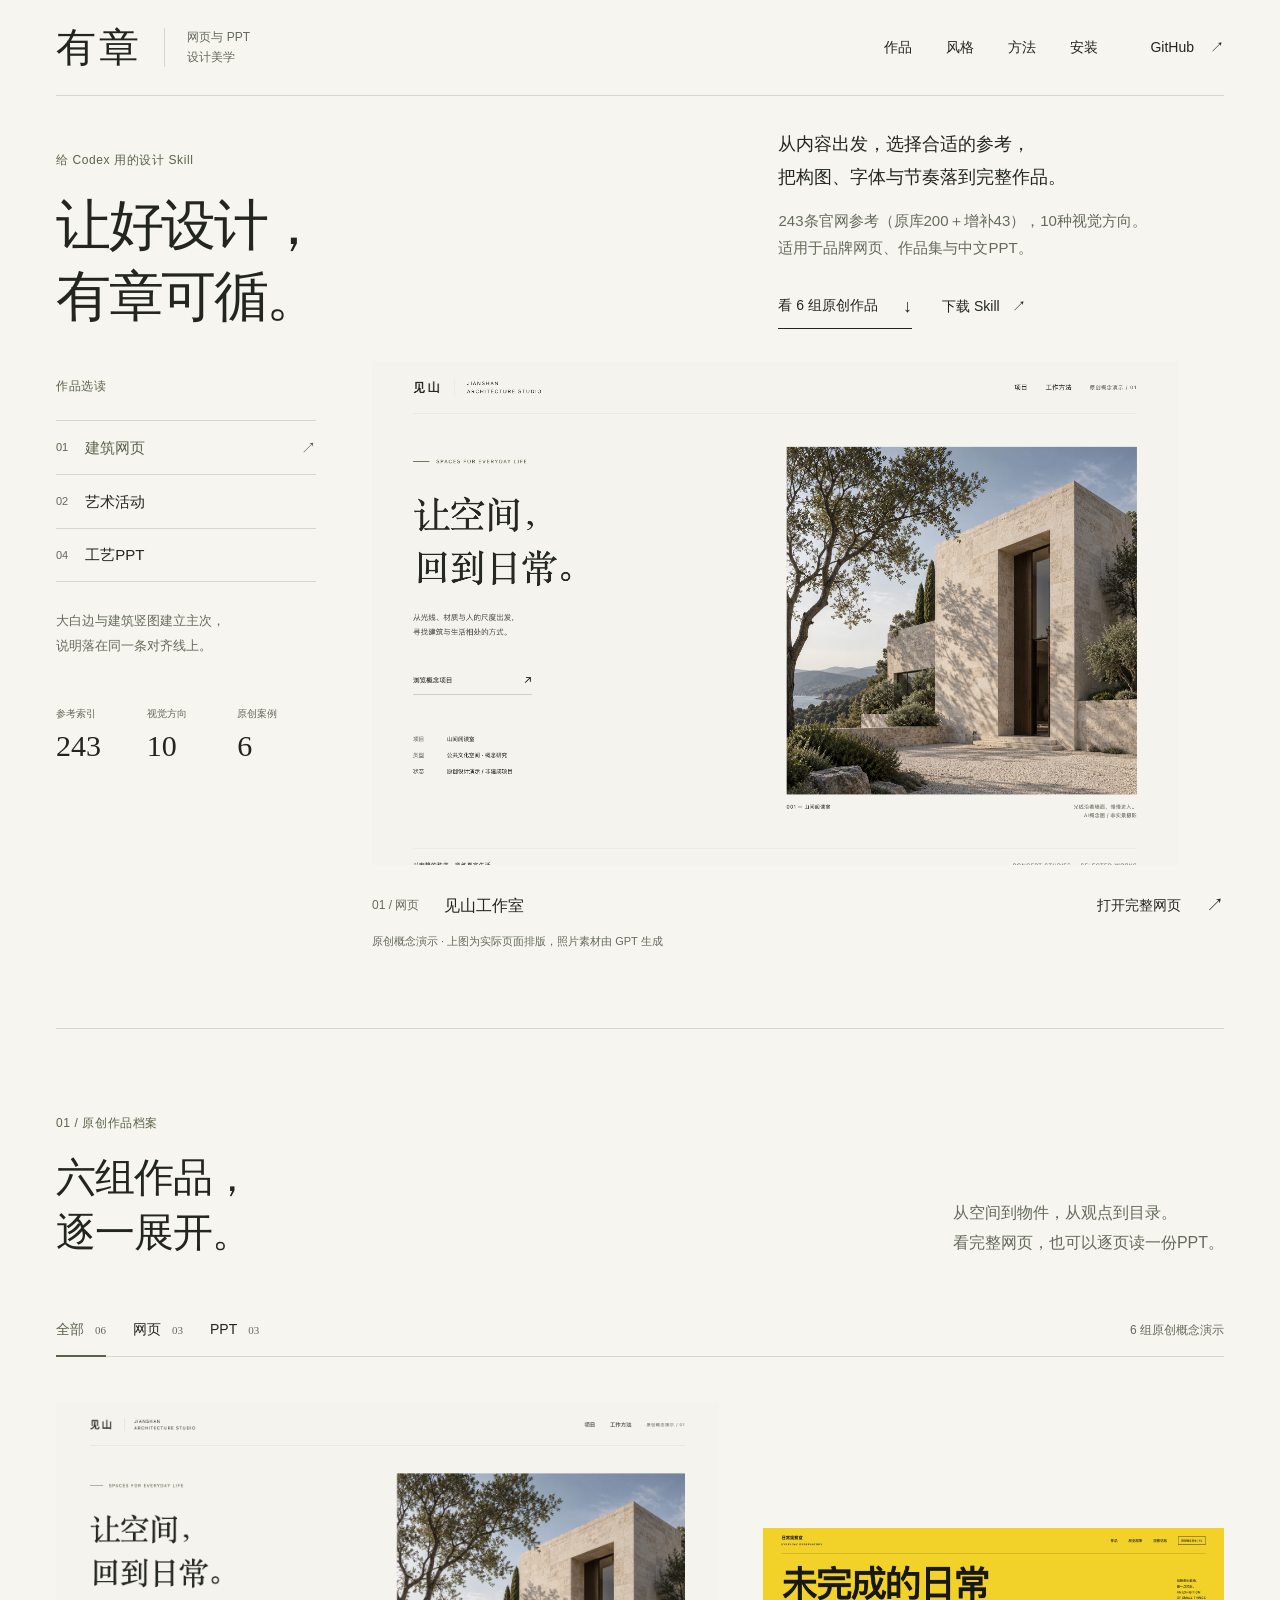
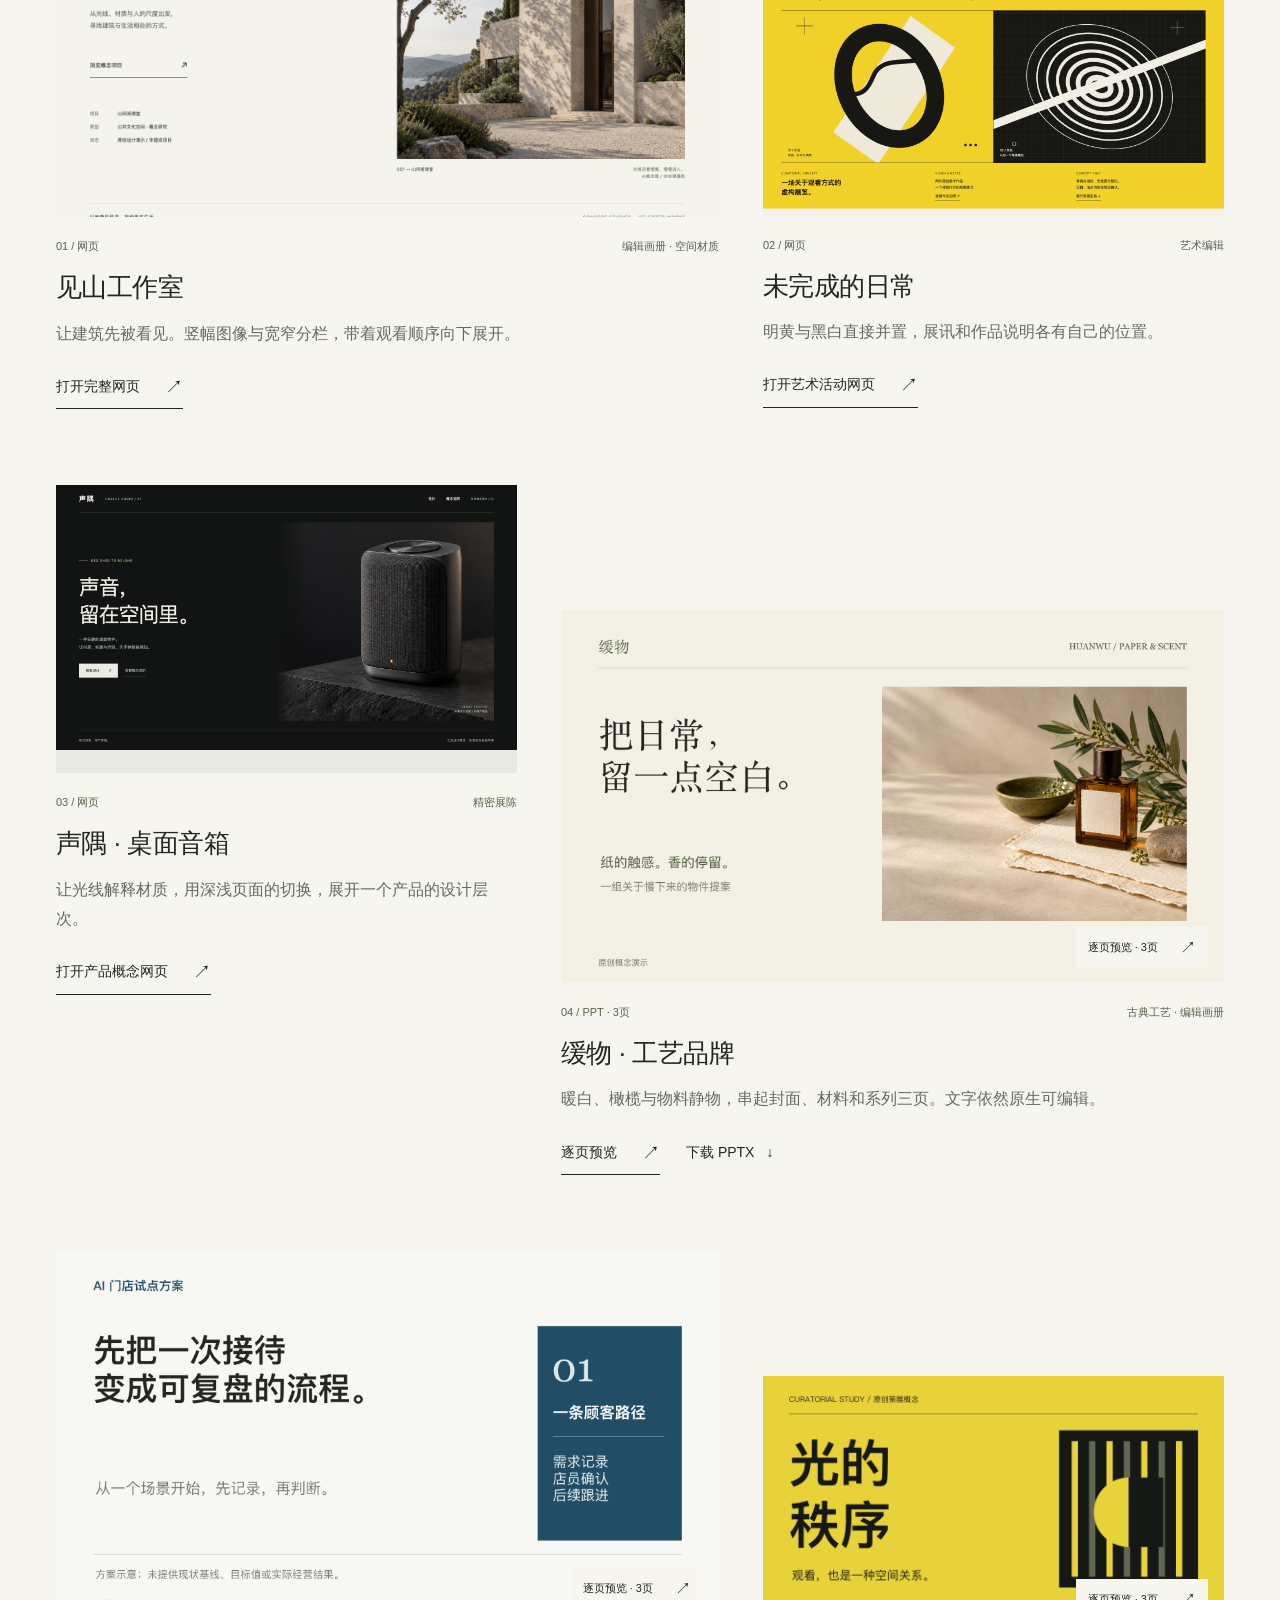
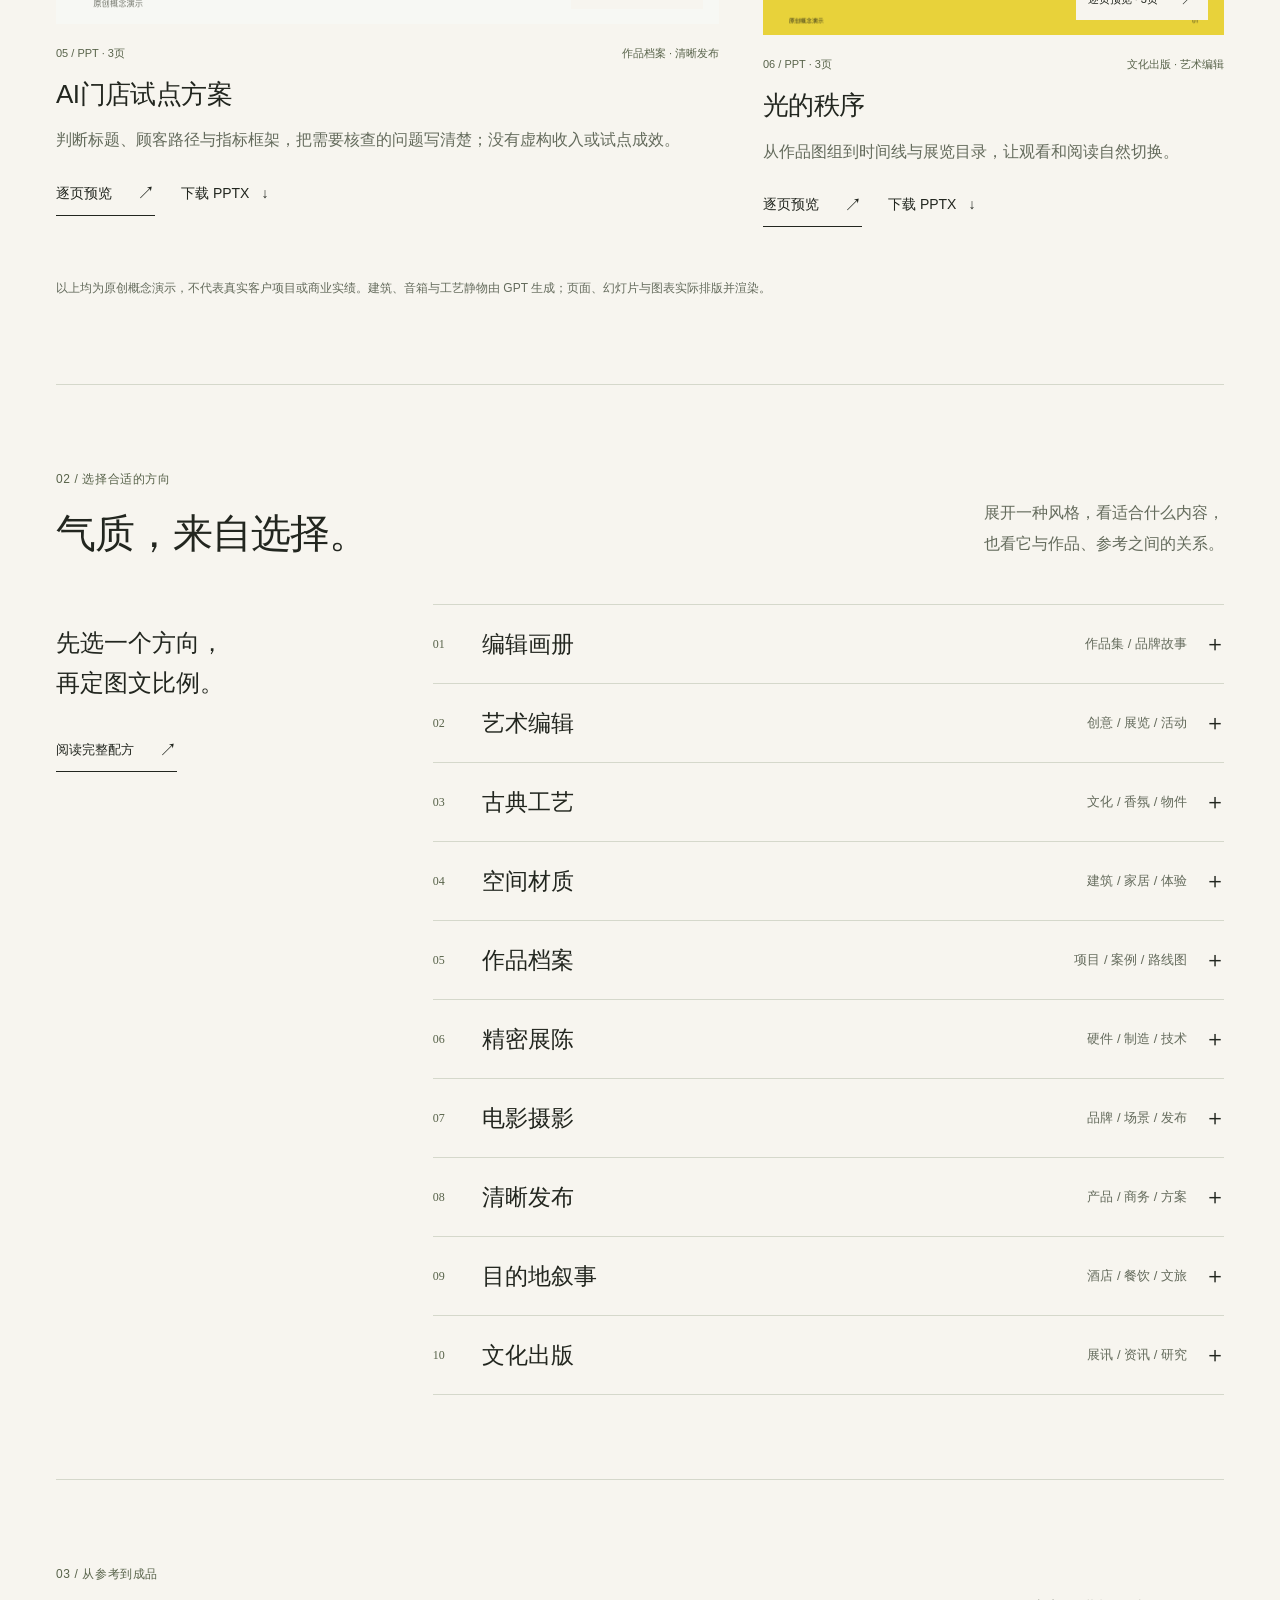
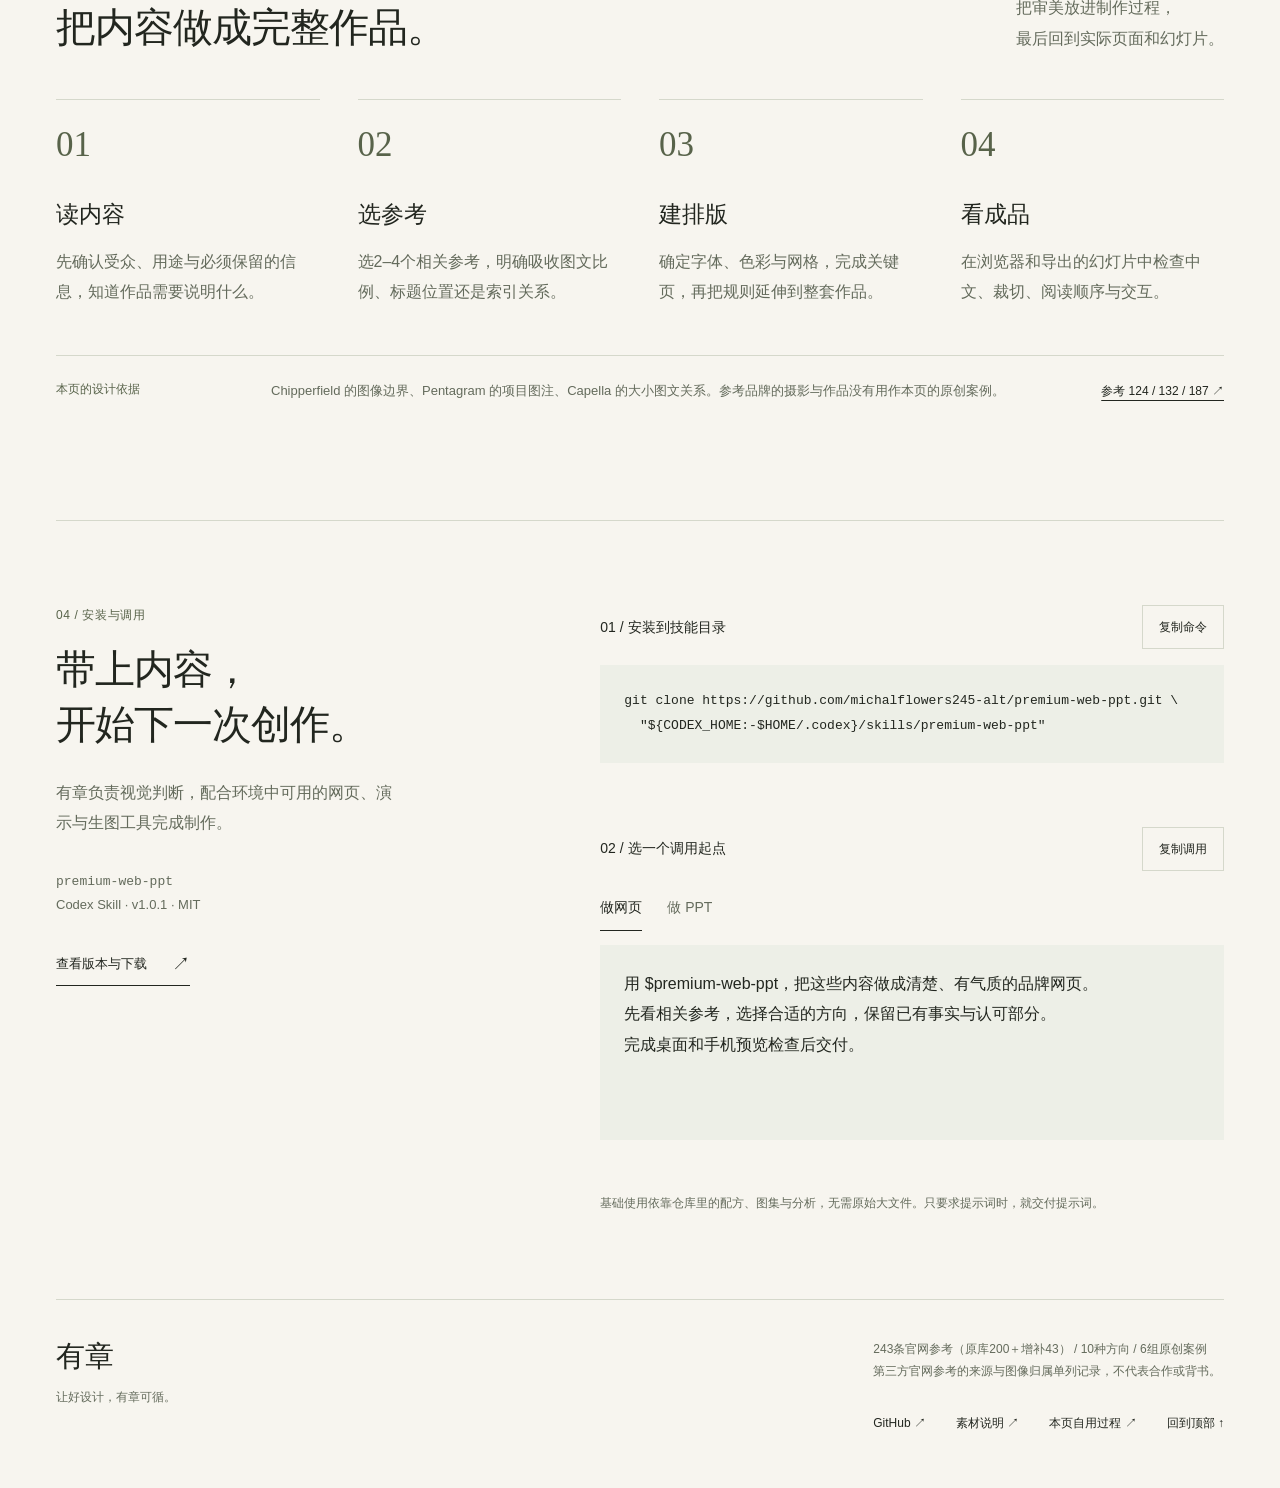
<file: index.html>
<!doctype html>
<html lang="zh-CN">
<head>
  <meta charset="utf-8">
  <meta name="viewport" content="width=device-width,initial-scale=1">
  <meta name="description" content="有章，一套给Codex用的网页与PPT设计Skill。243条官网参考（原库200＋增补43），10种视觉方向，6组可浏览与下载的原创概念作品。">
  <meta name="theme-color" content="#f7f5ef">
  <title>有章｜网页与PPT设计美学 · 让好设计，有章可循。</title>
  <link rel="stylesheet" href="site/style.css">
  <script src="site/app.js" defer></script>
</head>
<body id="top">
  <a class="skip-link" href="#main">跳到正文</a>
  <div class="page-shell">
    <header class="site-header">
      <a class="brand" href="#top" aria-label="有章首页"><span class="brand-name">有章</span><span class="brand-caption">网页与 PPT<br>设计美学</span></a>
      <button class="menu-toggle" type="button" aria-expanded="false" aria-controls="site-nav">目录 <span aria-hidden="true">＋</span></button>
      <nav id="site-nav" class="site-nav" aria-label="主导航">
        <a href="#works">作品</a><a href="#styles">风格</a><a href="#method">方法</a><a href="#install">安装</a>
        <a class="github-link" href="https://github.com/michalflowers245-alt/premium-web-ppt">GitHub <span aria-hidden="true">↗</span></a>
      </nav>
    </header>

    <main id="main">
      <section class="hero" aria-labelledby="hero-title">
        <div class="hero-intro">
          <div><p class="eyebrow">给 Codex 用的设计 Skill</p><h1 id="hero-title">让好设计，<br>有章可循。</h1></div>
          <div class="hero-description"><p>从内容出发，选择合适的参考，<br class="desktop-break">把<span class="nowrap">构图</span>、<span class="nowrap">字体</span>与<span class="nowrap">节奏</span>落到完整作品。</p><p class="supporting">243条官网参考（原库200＋增补43），10种视觉方向。<br>适用于品牌网页、作品集与中文PPT。</p><div class="hero-actions"><a class="text-action" href="#works">看 6 组原创作品 <span aria-hidden="true">↓</span></a><a class="quiet-action" href="https://github.com/michalflowers245-alt/premium-web-ppt/releases/download/v1.0.1/premium-web-ppt-v1.0.1.zip">下载 Skill <span aria-hidden="true">↗</span></a></div></div>
        </div>
        <div class="featured-layout">
          <aside class="featured-aside">
            <p class="section-label">作品选读</p>
            <div class="featured-options" role="group" aria-label="切换主视觉作品">
              <button class="featured-option" type="button" data-feature="architecture" aria-pressed="true"><span>01</span>建筑网页<i aria-hidden="true">↗</i></button>
              <button class="featured-option" type="button" data-feature="art" aria-pressed="false"><span>02</span>艺术活动<i aria-hidden="true">↗</i></button>
              <button class="featured-option" type="button" data-feature="craft" aria-pressed="false"><span>04</span>工艺PPT<i aria-hidden="true">↗</i></button>
            </div>
            <p class="featured-note" id="featured-note">大白边与建筑竖图建立主次，<br>说明落在同一条对齐线上。</p>
            <dl class="hero-facts"><div><dt>参考索引</dt><dd>243</dd></div><div><dt>视觉方向</dt><dd>10</dd></div><div><dt>原创案例</dt><dd>6</dd></div></dl>
          </aside>
          <figure class="featured-figure">
            <a class="featured-screen" id="featured-open" href="examples/web/architecture/" aria-label="打开见山工作室完整网页"><img id="featured-image" src="docs/assets/web-architecture.png" alt="见山工作室完整网页排版：大白边、宋体标题、建筑竖图与项目图注" width="1600" height="1000" fetchpriority="high"></a>
            <figcaption class="featured-caption" aria-live="polite"><div><span id="featured-number">01 / 网页</span><strong id="featured-title">见山工作室</strong></div><a id="featured-caption-link" href="examples/web/architecture/">打开完整网页 <span aria-hidden="true">↗</span></a></figcaption>
            <p class="figure-note">原创概念演示 · 上图为实际页面排版，照片素材由 GPT 生成</p>
          </figure>
        </div>
      </section>

      <section class="works-section section-block" id="works" aria-labelledby="works-title">
        <span class="anchor-alias" id="web" aria-hidden="true"></span><span class="anchor-alias" id="slides" aria-hidden="true"></span>
        <div class="section-heading"><div><p class="section-label">01 / 原创作品档案</p><h2 id="works-title">六组作品，<br>逐一展开。</h2></div><p class="section-description">从空间到物件，从观点到目录。<br>看完整网页，也可以逐页读一份PPT。</p></div>
        <div class="works-toolbar"><div class="filter-group" role="group" aria-label="筛选作品类型"><button type="button" data-filter="all" aria-pressed="true">全部 <span>06</span></button><button type="button" data-filter="web" aria-pressed="false">网页 <span>03</span></button><button type="button" data-filter="ppt" aria-pressed="false">PPT <span>03</span></button></div><p id="filter-status" role="status" aria-live="polite">6 组原创概念演示</p></div>
        <div class="works-grid" id="works-grid" data-active-filter="all">
          <article class="work work-wide" id="case-architecture" data-kind="web" data-default-layout="wide">
            <a class="work-image" href="examples/web/architecture/"><img src="docs/assets/web-architecture.png" alt="见山工作室网页完整排版预览" loading="lazy" width="1600" height="1000"></a>
            <div class="work-information"><div class="work-meta"><span>01 / 网页</span><span>编辑画册 · 空间材质</span></div><h3>见山工作室</h3><p>让建筑先被看见。竖幅图像与宽窄分栏，带着观看顺序向下展开。</p><a class="text-action" href="examples/web/architecture/">打开完整网页 <span aria-hidden="true">↗</span></a></div>
          </article>
          <article class="work work-narrow work-offset" id="case-art" data-kind="web" data-default-layout="narrow offset">
            <a class="work-image" href="examples/web/art/"><img src="docs/assets/web-art.png" alt="未完成的日常网页完整排版预览" loading="lazy" width="1600" height="1000"></a>
            <div class="work-information"><div class="work-meta"><span>02 / 网页</span><span>艺术编辑</span></div><h3>未完成的日常</h3><p>明黄与黑白直接并置，展讯和作品说明各有自己的位置。</p><a class="text-action" href="examples/web/art/">打开艺术活动网页 <span aria-hidden="true">↗</span></a></div>
          </article>
          <article class="work work-narrow" id="case-speaker" data-kind="web" data-default-layout="narrow">
            <a class="work-image" href="examples/web/speaker/"><img src="docs/assets/web-speaker.png" alt="声隅桌面音箱网页完整排版预览" loading="lazy" width="1600" height="1000"></a>
            <div class="work-information"><div class="work-meta"><span>03 / 网页</span><span>精密展陈</span></div><h3>声隅 · 桌面音箱</h3><p>让光线解释材质，用深浅页面的切换，展开一个产品的设计层次。</p><a class="text-action" href="examples/web/speaker/">打开产品概念网页 <span aria-hidden="true">↗</span></a></div>
          </article>
          <article class="work work-wide work-offset" id="case-craft" data-kind="ppt" data-default-layout="wide offset">
            <button class="work-image preview-button" type="button" data-deck="craft" aria-label="逐页预览缓物工艺品牌PPT"><img src="examples/ppt/craft/slide-1.png" alt="缓物工艺品牌PPT第一页完整排版" loading="lazy" width="1920" height="1080"><span class="preview-hint">逐页预览 · 3页 <span aria-hidden="true">↗</span></span></button>
            <div class="work-information"><div class="work-meta"><span>04 / PPT · 3页</span><span>古典工艺 · 编辑画册</span></div><h3>缓物 · 工艺品牌</h3><p>暖白、橄榄与物料静物，串起封面、材料和系列三页。文字依然原生可编辑。</p><div class="work-actions"><button class="text-action" type="button" data-deck="craft">逐页预览 <span aria-hidden="true">↗</span></button><a class="quiet-action" href="examples/ppt/craft/craft.pptx" download>下载 PPTX <span aria-hidden="true">↓</span></a></div></div>
          </article>
          <article class="work work-wide" id="case-business" data-kind="ppt" data-default-layout="wide">
            <button class="work-image preview-button" type="button" data-deck="business" aria-label="逐页预览AI门店试点方案PPT"><img src="examples/ppt/business/slide-1.png" alt="AI门店试点方案PPT第一页完整排版" loading="lazy" width="1920" height="1080"><span class="preview-hint">逐页预览 · 3页 <span aria-hidden="true">↗</span></span></button>
            <div class="work-information"><div class="work-meta"><span>05 / PPT · 3页</span><span>作品档案 · 清晰发布</span></div><h3>AI门店试点方案</h3><p>判断标题、顾客路径与指标框架，把需要核查的问题写清楚；没有虚构收入或试点成效。</p><div class="work-actions"><button class="text-action" type="button" data-deck="business">逐页预览 <span aria-hidden="true">↗</span></button><a class="quiet-action" href="examples/ppt/business/business.pptx" download>下载 PPTX <span aria-hidden="true">↓</span></a></div></div>
          </article>
          <article class="work work-narrow work-offset" id="case-culture" data-kind="ppt" data-default-layout="narrow offset">
            <button class="work-image preview-button" type="button" data-deck="culture" aria-label="逐页预览光的秩序文化策展PPT"><img src="examples/ppt/culture/slide-1.png" alt="光的秩序文化策展PPT第一页完整排版" loading="lazy" width="1920" height="1080"><span class="preview-hint">逐页预览 · 3页 <span aria-hidden="true">↗</span></span></button>
            <div class="work-information"><div class="work-meta"><span>06 / PPT · 3页</span><span>文化出版 · 艺术编辑</span></div><h3>光的秩序</h3><p>从作品图组到时间线与展览目录，让观看和阅读自然切换。</p><div class="work-actions"><button class="text-action" type="button" data-deck="culture">逐页预览 <span aria-hidden="true">↗</span></button><a class="quiet-action" href="examples/ppt/culture/culture.pptx" download>下载 PPTX <span aria-hidden="true">↓</span></a></div></div>
          </article>
        </div>
        <p class="provenance-note">以上均为原创概念演示，不代表真实客户项目或商业实绩。建筑、音箱与工艺静物由 GPT 生成；页面、幻灯片与图表实际排版并渲染。</p>
      </section>

      <section class="styles-section section-block" id="styles" aria-labelledby="styles-title">
        <div class="section-heading"><div><p class="section-label">02 / 选择合适的方向</p><h2 id="styles-title">气质，来自选择。</h2></div><p class="section-description">展开一种风格，看适合什么内容，<br>也看它与作品、参考之间的关系。</p></div>
        <div class="styles-layout"><aside class="styles-aside"><p>先选一个方向，<br>再定图文比例。</p><a class="text-action" href="https://github.com/michalflowers245-alt/premium-web-ppt/blob/main/references/style-recipes.md">阅读完整配方 <span aria-hidden="true">↗</span></a></aside><div class="style-list" id="style-list"></div></div>
      </section>

      <section class="method-section section-block" id="method" aria-labelledby="method-title">
        <div class="section-heading"><div><p class="section-label">03 / 从参考到成品</p><h2 id="method-title">把内容做成完整作品。</h2></div><p class="section-description">把审美放进制作过程，<br>最后回到实际页面和幻灯片。</p></div>
        <ol class="method-steps"><li><span>01</span><h3>读内容</h3><p>先确认受众、用途与必须保留的信息，知道作品需要说明什么。</p></li><li><span>02</span><h3>选参考</h3><p>选2–4个相关参考，明确吸收图文比例、标题位置还是索引关系。</p></li><li><span>03</span><h3>建排版</h3><p>确定字体、色彩与网格，完成关键页，再把规则延伸到整套作品。</p></li><li><span>04</span><h3>看成品</h3><p>在浏览器和导出的幻灯片中检查中文、裁切、阅读顺序与交互。</p></li></ol>
        <div class="design-note"><span>本页的设计依据</span><p>Chipperfield 的图像边界、Pentagram 的项目图注、Capella 的大小图文关系。参考品牌的摄影与作品没有用作本页的原创案例。</p><a href="https://github.com/michalflowers245-alt/premium-web-ppt/blob/main/references/source-index.md">参考 124 / 132 / 187 ↗</a></div>
      </section>

      <section class="install-section section-block" id="install" aria-labelledby="install-title">
        <div class="install-intro"><p class="section-label">04 / 安装与调用</p><h2 id="install-title">带上内容，<br>开始下一次创作。</h2><p>有章负责视觉判断，配合环境中可用的网页、演示与生图工具完成制作。</p><p class="install-meta"><code>premium-web-ppt</code><br>Codex Skill · v1.0.1 · MIT</p><a class="text-action" href="https://github.com/michalflowers245-alt/premium-web-ppt/releases/tag/v1.0.1">查看版本与下载 <span aria-hidden="true">↗</span></a></div>
        <div class="install-content">
          <div class="instruction-header"><h3>01 / 安装到技能目录</h3><button type="button" class="copy-button" data-copy="install-code" data-label="复制命令">复制命令</button></div>
          <pre class="code-block" id="install-code" tabindex="0">git clone https://github.com/michalflowers245-alt/premium-web-ppt.git \
  "${CODEX_HOME:-$HOME/.codex}/skills/premium-web-ppt"</pre>
          <p class="copy-status" id="install-copy-status" role="status" aria-live="polite"></p>
          <div class="instruction-header call-header"><h3>02 / 选一个调用起点</h3><button type="button" class="copy-button" data-copy="call-prompt" data-label="复制调用">复制调用</button></div>
          <div class="prompt-options" role="group" aria-label="选择调用示例"><button type="button" data-prompt="web" aria-pressed="true">做网页</button><button type="button" data-prompt="ppt" aria-pressed="false">做 PPT</button></div>
          <pre class="prompt-block" id="call-prompt" tabindex="0">用 $premium-web-ppt，把这些内容做成清楚、有气质的品牌网页。
先看相关参考，选择合适的方向，保留已有事实与认可部分。
完成桌面和手机预览检查后交付。</pre>
          <p class="copy-status" id="prompt-copy-status" role="status" aria-live="polite"></p>
          <p class="install-footnote">基础使用依靠仓库里的配方、图集与分析，无需原始大文件。只要求提示词时，就交付提示词。</p>
        </div>
      </section>
    </main>

    <footer class="site-footer"><div><a class="footer-name" href="#top">有章</a><p>让好设计，有章可循。</p></div><div class="footer-information"><p>243条官网参考（原库200＋增补43） / 10种方向 / 6组原创案例</p><p>第三方官网参考的来源与图像归属单列记录，不代表合作或背书。</p><div class="footer-links"><a href="https://github.com/michalflowers245-alt/premium-web-ppt">GitHub ↗</a><a href="https://github.com/michalflowers245-alt/premium-web-ppt/blob/main/THIRD_PARTY_NOTICES.md">素材说明 ↗</a><a href="https://github.com/michalflowers245-alt/premium-web-ppt/blob/main/docs/self-application.md">本页自用过程 ↗</a><a href="#top">回到顶部 ↑</a></div></div></footer>
  </div>

  <dialog class="slide-dialog" id="slide-dialog" aria-labelledby="dialog-title">
    <div class="dialog-header"><div><p class="section-label">原创概念演示 / 可编辑 PPT</p><h2 id="dialog-title">缓物 · 工艺品牌</h2></div><button type="button" class="dialog-close" aria-label="关闭PPT预览">关闭 <span aria-hidden="true">×</span></button></div>
    <div class="slide-stage"><img id="dialog-image" src="examples/ppt/craft/slide-1.png" alt="缓物工艺品牌第1页" width="1920" height="1080"></div>
    <p class="slide-error" id="slide-error" role="status" hidden>预览图片暂时无法加载，可以下载PPTX查看。</p>
    <div class="dialog-controls"><div class="page-controls"><button type="button" id="slide-prev" aria-label="上一页">←</button><p id="slide-count" aria-live="polite">第 1 / 3 页</p><button type="button" id="slide-next" aria-label="下一页">→</button></div><a id="dialog-download" class="text-action" href="examples/ppt/craft/craft.pptx" download>下载可编辑 PPTX <span aria-hidden="true">↓</span></a></div>
  </dialog>
</body>
</html>
</file>
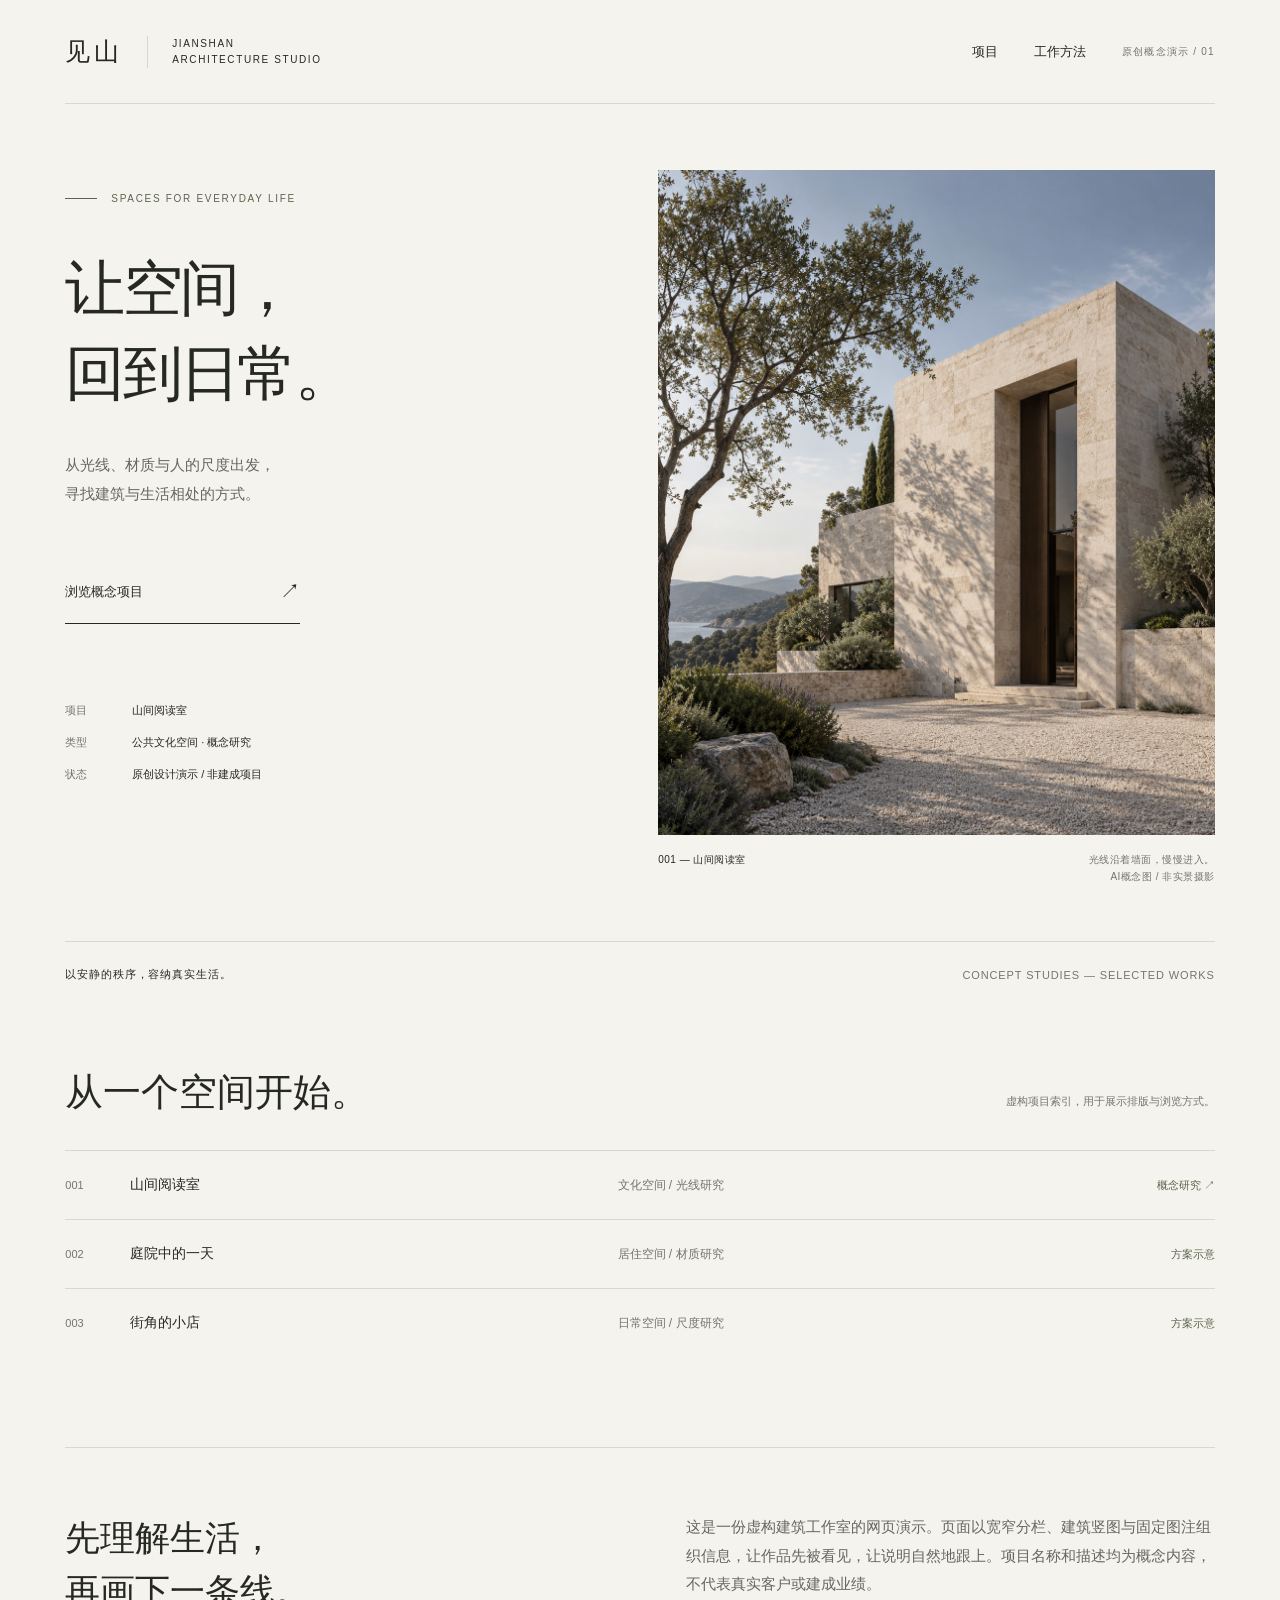
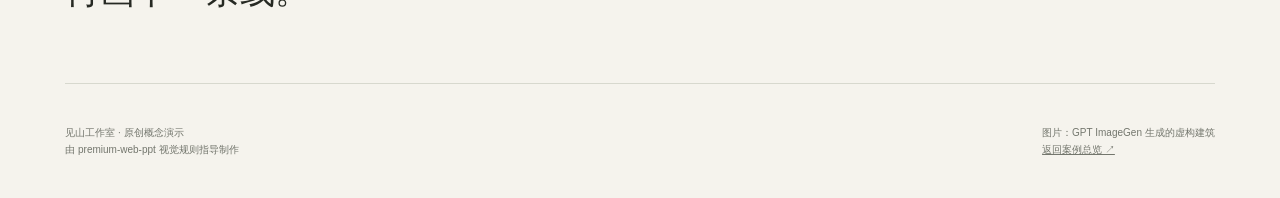
<file: examples/web/architecture/index.html>
<!doctype html>
<html lang="zh-CN">
<head>
  <meta charset="utf-8"><meta name="viewport" content="width=device-width,initial-scale=1">
  <meta name="description" content="见山工作室原创概念演示：用编辑式留白、建筑竖图和项目索引组织一个建筑事务所官网。">
  <title>见山工作室 · 原创概念演示</title>
  <style>
    :root{--paper:#f5f3ed;--ink:#262923;--muted:#73766d;--line:#d7d8ce;--olive:#5b654e}*{box-sizing:border-box}html{scroll-behavior:smooth;scroll-padding-top:24px}body{margin:0;background:var(--paper);color:var(--ink);font-family:-apple-system,BlinkMacSystemFont,"PingFang SC","Microsoft YaHei",sans-serif}a{color:inherit;text-decoration:none}a:hover{text-decoration:underline;text-underline-offset:5px}a:focus-visible,button:focus-visible{outline:2px solid var(--olive);outline-offset:7px}.frame{max-width:1680px;margin:auto;padding:0 5.1vw}.top{height:104px;display:flex;align-items:center;justify-content:space-between;border-bottom:1px solid var(--line)}.brand{display:flex;align-items:center;gap:25px}.brand strong{font-size:25px;font-weight:550;letter-spacing:.14em}.brand span{border-left:1px solid var(--line);padding-left:24px;font-size:10px;letter-spacing:.16em;line-height:1.6}.nav{display:flex;align-items:center;gap:36px;font-size:13px}.nav small{font-size:10px;letter-spacing:.12em;color:var(--muted)}.menu-toggle{display:none;border:1px solid var(--line);background:none;padding:9px 12px;color:inherit;font:inherit}.hero{display:grid;grid-template-columns:1.02fr 1.12fr;column-gap:7.5%;padding:66px 0 56px;align-items:start}.intro{padding-top:23px}.eyebrow{display:flex;align-items:center;gap:14px;color:var(--olive);font-size:10px;letter-spacing:.17em}.eyebrow:before{content:"";height:1px;width:32px;background:var(--olive)}h1{font-family:"Songti SC","STSong","Noto Serif CJK SC",serif;font-size:clamp(44px,4.65vw,78px);font-weight:400;line-height:1.42;letter-spacing:-.045em;margin:43px 0 35px;word-break:keep-all}.lede{font-size:15px;line-height:1.9;max-width:318px;color:#64685e}.hero-link{display:inline-flex;align-items:center;justify-content:space-between;width:235px;padding:18px 0;margin-top:37px;border-bottom:1px solid var(--ink);font-size:13px}.hero-link span{font-size:20px}.project-meta{display:grid;grid-template-columns:55px 1fr;gap:12px;margin-top:77px;font-size:11px;line-height:1.8}.project-meta dt{color:var(--muted)}.project-meta dd{margin:0}.image-column{margin:0}.project-image{display:block;width:100%;height:665px;object-fit:cover;object-position:50% 50%;background:#d7d6cc}.image-caption{display:flex;justify-content:space-between;gap:20px;font-size:10px;line-height:1.7;letter-spacing:.05em;margin-top:16px}.image-caption span:last-child{color:var(--muted);text-align:right}.edge-label{display:flex;align-items:center;justify-content:space-between;border-top:1px solid var(--line);padding:25px 0;font-size:11px;letter-spacing:.08em}.edge-label span:last-child{color:var(--muted)}.projects{padding:60px 0 90px}.section-heading{display:flex;align-items:baseline;justify-content:space-between;gap:24px;margin-bottom:30px}.section-heading h2{font-family:"Songti SC",serif;font-weight:400;font-size:38px;margin:0}.section-heading p{font-size:11px;color:var(--muted)}.project-row{display:grid;grid-template-columns:65px 1fr 1fr 110px;align-items:center;padding:25px 0;border-top:1px solid var(--line);font-size:14px}.project-row .id{font-size:11px;color:var(--muted)}.project-row .type{font-size:12px;color:var(--muted)}.project-row .status{text-align:right;color:var(--olive);font-size:11px}.approach{display:grid;grid-template-columns:1fr 1fr;gap:8%;padding:65px 0;border-top:1px solid var(--line)}.approach h2{font:400 35px/1.5 "Songti SC",serif;margin:0}.approach p{font-size:15px;line-height:1.9;color:#64685e;margin:0}.footer{display:flex;justify-content:space-between;gap:20px;padding:30px 0;border-top:1px solid var(--line);font-size:10px;color:var(--muted);line-height:1.7}.footer a{text-decoration:underline}@media(min-width:1550px){.project-image{height:690px}}@media(max-width:900px){.frame{padding:0 6vw}.top{height:86px}.hero{gap:6%;padding-top:42px}.project-image{height:600px}h1{font-size:48px}.brand span{display:none}.project-meta{margin-top:44px}.nav{gap:20px}}@media(max-width:600px){.frame{padding:0 24px}.top{height:78px;position:relative}.brand strong{font-size:21px}.menu-toggle{display:block;font-size:12px}.nav{display:none;position:absolute;z-index:3;left:0;right:0;top:77px;background:var(--paper);padding:24px;box-shadow:0 12px 20px #00000008;flex-direction:column;align-items:flex-start;border-bottom:1px solid var(--line)}.nav[data-open="true"]{display:flex}.nav small{display:none}.hero{display:block;padding:29px 0 35px}.intro{padding-top:0}.eyebrow{font-size:8px;gap:10px}h1{font-size:45px;line-height:1.36;margin:25px 0 20px}.lede{font-size:14px;line-height:1.85;margin:0;max-width:290px}.hero-link{font-size:12px;width:205px;margin-top:12px;padding:15px 0}.project-meta{margin:25px 0 27px;font-size:10px;grid-template-columns:44px 1fr;gap:3px 9px}.project-image{height:420px}.image-caption{font-size:9px;margin-top:11px}.edge-label{padding:21px 0;font-size:9px}.edge-label span:last-child{max-width:155px;text-align:right}.projects{padding:42px 0}.section-heading{align-items:flex-start;gap:12px}.section-heading h2{font-size:28px}.section-heading p{font-size:9px;max-width:100px;line-height:1.6;margin-top:4px}.project-row{grid-template-columns:30px 1fr 72px;padding:21px 0;font-size:12px}.project-row .type{display:none}.project-row .status{font-size:9px}.approach{grid-template-columns:1fr;gap:25px;padding:40px 0}.approach h2{font-size:29px}.approach p{font-size:14px}.footer{display:block;font-size:9px}.footer p{margin:0 0 12px}}@media(prefers-reduced-motion:reduce){html{scroll-behavior:auto}}
  </style>
</head>
<body>
  <div class="frame">
    <header class="top"><a class="brand" href="#top" aria-label="见山工作室首页"><strong>见山</strong><span>JIANSHAN<br>ARCHITECTURE STUDIO</span></a><button class="menu-toggle" aria-expanded="false" aria-controls="main-nav">目录 ＋</button><nav class="nav" id="main-nav" aria-label="主导航"><a href="#projects">项目</a><a href="#approach">工作方法</a><small>原创概念演示 / 01</small></nav></header>
    <main id="top">
      <section class="hero" aria-labelledby="hero-title"><div class="intro"><div class="eyebrow">SPACES FOR EVERYDAY LIFE</div><h1 id="hero-title">让空间，<br>回到日常。</h1><p class="lede">从光线、材质与人的尺度出发，<br>寻找建筑与生活相处的方式。</p><a class="hero-link" href="#projects">浏览概念项目 <span aria-hidden="true">↗</span></a><dl class="project-meta"><dt>项目</dt><dd>山间阅读室</dd><dt>类型</dt><dd>公共文化空间 · 概念研究</dd><dt>状态</dt><dd>原创设计演示 / 非建成项目</dd></dl></div><figure class="image-column"><img class="project-image" src="../../shared/architecture.png" alt="GPT生成的山间阅读室建筑概念图，展示自然光与石材墙面"><figcaption class="image-caption"><span>001 — 山间阅读室</span><span>光线沿着墙面，慢慢进入。<br>AI概念图 / 非实景摄影</span></figcaption></figure></section>
      <div class="edge-label"><span>以安静的秩序，容纳真实生活。</span><span>CONCEPT STUDIES — SELECTED WORKS</span></div>
      <section id="projects" class="projects" aria-labelledby="projects-title"><div class="section-heading"><h2 id="projects-title">从一个空间开始。</h2><p>虚构项目索引，用于展示排版与浏览方式。</p></div><div class="project-row"><span class="id">001</span><span>山间阅读室</span><span class="type">文化空间 / 光线研究</span><span class="status">概念研究 ↗</span></div><div class="project-row"><span class="id">002</span><span>庭院中的一天</span><span class="type">居住空间 / 材质研究</span><span class="status">方案示意</span></div><div class="project-row"><span class="id">003</span><span>街角的小店</span><span class="type">日常空间 / 尺度研究</span><span class="status">方案示意</span></div></section>
      <section class="approach" id="approach" aria-labelledby="approach-title"><h2 id="approach-title">先理解生活，<br>再画下一条线。</h2><p>这是一份虚构建筑工作室的网页演示。页面以宽窄分栏、建筑竖图与固定图注组织信息，让作品先被看见，让说明自然地跟上。项目名称和描述均为概念内容，不代表真实客户或建成业绩。</p></section>
    </main>
    <footer class="footer"><p>见山工作室 · 原创概念演示<br>由 premium-web-ppt 视觉规则指导制作</p><p>图片：GPT ImageGen 生成的虚构建筑<br><a href="../../../">返回案例总览 ↗</a></p></footer>
  </div>
  <script src="../interactions.js"></script>
</body></html>
</file>
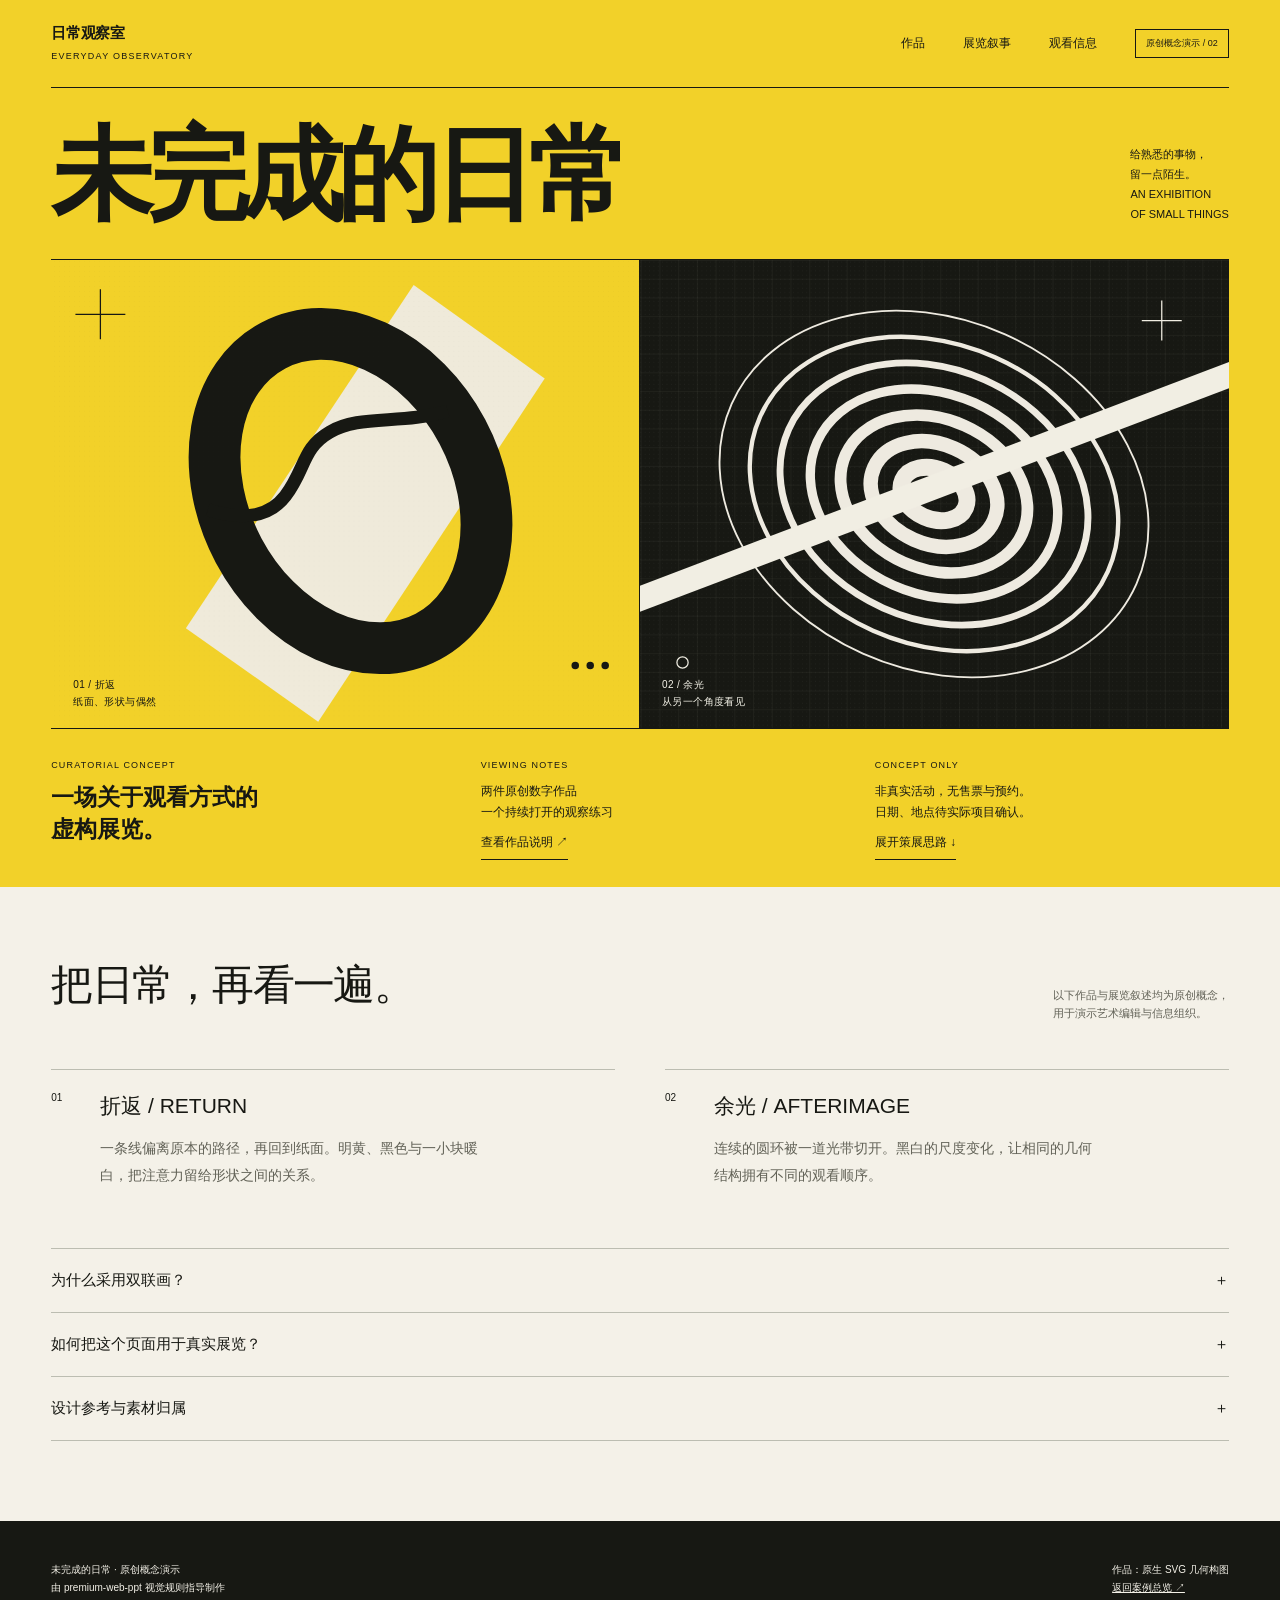
<file: examples/web/art/index.html>
<!doctype html>
<html lang="zh-CN"><head><meta charset="utf-8"><meta name="viewport" content="width=device-width,initial-scale=1"><meta name="description" content="未完成的日常：原创艺术活动网页，演示双联画、大中文标题与展讯目录。"><title>未完成的日常 · 原创概念演示</title><style>
  :root{--yellow:#f2d129;--ink:#171813;--paper:#f4f1e8;--line:#17181344}*{box-sizing:border-box}html{scroll-behavior:smooth;scroll-padding-top:20px}body{margin:0;background:var(--yellow);color:var(--ink);font-family:-apple-system,BlinkMacSystemFont,"PingFang SC","Microsoft YaHei",sans-serif}a{color:inherit;text-decoration:none}a:hover{text-decoration:underline;text-underline-offset:5px}a:focus-visible,button:focus-visible,summary:focus-visible{outline:2px solid currentColor;outline-offset:5px}header{height:88px;margin:0 4vw;border-bottom:1px solid var(--ink);display:flex;align-items:center;justify-content:space-between}.wordmark{font-size:15px;line-height:1.35;font-weight:650;letter-spacing:-.02em}.wordmark span{font-size:9px;font-weight:450;letter-spacing:.14em}.nav{display:flex;gap:38px;font-size:12px;align-items:center}.nav small{font-size:9px;border:1px solid var(--ink);padding:7px 10px}.menu-toggle{display:none;background:none;border:1px solid var(--ink);padding:9px 12px;color:inherit}.headline{margin:32px 4vw 28px;display:flex;justify-content:space-between;align-items:flex-end;gap:30px}h1{margin:0;font-size:clamp(75px,8vw,136px);font-weight:700;letter-spacing:-.065em;line-height:1.08;white-space:nowrap}.headline-note{font-size:11px;line-height:1.8;max-width:130px;margin-bottom:6px}.headline-note span{display:block}.diptych{margin:0 4vw;display:grid;grid-template-columns:1fr 1fr;height:470px;border-top:1px solid var(--ink);border-bottom:1px solid var(--ink)}.diptych figure{position:relative;margin:0;overflow:hidden}.diptych figure:first-child{border-right:1px solid var(--ink)}.diptych img{width:100%;height:100%;display:block;object-fit:cover}.art-caption{position:absolute;bottom:18px;left:22px;font-size:10px;line-height:1.7;letter-spacing:.04em}.dark-caption{color:#f5f3e8}.exhibition-bar{margin:0 4vw;padding:28px 0 27px;display:grid;grid-template-columns:1.1fr 1fr 1fr;gap:40px}.exhibition-bar div{font-size:12px;line-height:1.8}.exhibition-bar .big{font-size:23px;line-height:1.4;font-weight:600}.exhibition-bar small{display:block;font-size:9px;letter-spacing:.13em;margin-bottom:8px}.exhibition-bar a{display:inline-block;border-bottom:1px solid var(--ink);padding-bottom:5px;margin-top:8px;font-size:12px}.paper{background:var(--paper);padding:70px 4vw 80px}.section-header{display:flex;align-items:baseline;justify-content:space-between;gap:20px;margin-bottom:35px}.section-header h2{font-size:42px;letter-spacing:-.04em;font-weight:550;margin:0}.section-header p{font-size:11px;color:#626257;max-width:260px;line-height:1.7}.work-list{display:grid;grid-template-columns:1fr 1fr;gap:50px}.work-list article{border-top:1px solid #bcbdb1;padding-top:22px;display:grid;grid-template-columns:35px 1fr;gap:14px}.work-list .num{font-size:10px}.work-list h3{font-size:21px;font-weight:500;margin:0 0 15px}.work-list p{font-size:14px;line-height:1.9;max-width:380px;color:#626257;margin:0}.programme{margin-top:60px;border-top:1px solid #bcbdb1}details{border-bottom:1px solid #bcbdb1;padding:22px 0}summary{cursor:pointer;display:flex;justify-content:space-between;gap:20px;font-size:15px;list-style:none}summary::-webkit-details-marker{display:none}summary:after{content:"＋"}details[open] summary:after{content:"−"}details p{font-size:14px;line-height:1.8;max-width:660px;color:#626257;margin-bottom:0}footer{padding:30px 4vw;background:var(--ink);color:var(--paper);display:flex;justify-content:space-between;gap:25px;font-size:10px;line-height:1.8}footer a{text-decoration:underline}@media(min-width:1550px){.diptych{height:530px}}@media(max-width:1000px){h1{font-size:8.5vw}.headline-note{font-size:9px}.diptych{height:420px}.nav{gap:25px}.exhibition-bar{gap:25px}.exhibition-bar .big{font-size:20px}}@media(max-width:600px){header{height:76px;margin:0 22px;position:relative}.wordmark{font-size:13px}.wordmark span{font-size:8px}.menu-toggle{display:block;font-size:11px}.nav{display:none;position:absolute;z-index:5;left:0;right:0;top:75px;background:var(--yellow);padding:22px 0;border-bottom:1px solid var(--ink);flex-direction:column;align-items:flex-start;gap:22px}.nav[data-open="true"]{display:flex}.nav small{display:none}.headline{margin:28px 22px 24px;display:block}h1{font-size:66px;line-height:1.05;white-space:normal;max-width:320px;letter-spacing:-.06em}h1 span{display:block}.headline-note{font-size:10px;max-width:none;display:flex;justify-content:space-between;gap:20px;margin:20px 0 0}.diptych{margin:0 22px;height:308px;grid-template-columns:1fr 1fr}.diptych img{object-position:center}.art-caption{bottom:11px;left:11px;font-size:7px;line-height:1.7}.exhibition-bar{margin:0 22px;padding:23px 0;grid-template-columns:1fr 1fr;gap:22px 16px}.exhibition-bar .intro{grid-column:1 / -1}.exhibition-bar .big{font-size:20px}.exhibition-bar div{font-size:11px}.exhibition-bar small{font-size:8px;margin-bottom:5px}.exhibition-bar a{font-size:11px}.paper{padding:44px 22px}.section-header{display:block;margin-bottom:26px}.section-header h2{font-size:31px}.section-header p{font-size:11px;margin-top:16px}.work-list{grid-template-columns:1fr;gap:32px}.work-list article{grid-template-columns:26px 1fr}.work-list h3{font-size:20px}.work-list p{font-size:13px}.programme{margin-top:42px}summary{font-size:13px}details p{font-size:13px}footer{display:block;padding:25px 22px;font-size:9px}footer p{margin:0 0 15px}}@media(prefers-reduced-motion:reduce){html{scroll-behavior:auto}}
</style></head><body>
  <header><a href="#top" class="wordmark">日常观察室<br><span>EVERYDAY OBSERVATORY</span></a><button class="menu-toggle" aria-expanded="false" aria-controls="art-nav">目录 ＋</button><nav class="nav" id="art-nav" aria-label="主导航"><a href="#works">作品</a><a href="#programme">展览叙事</a><a href="#visit">观看信息</a><small>原创概念演示 / 02</small></nav></header>
  <main id="top"><section aria-labelledby="art-title"><div class="headline"><h1 id="art-title"><span>未完成的</span><span>日常</span></h1><p class="headline-note"><span>给熟悉的事物，<br>留一点陌生。</span><span>AN EXHIBITION<br>OF SMALL THINGS</span></p></div><div class="diptych"><figure><img src="poster-yellow.svg" alt="原创几何作品：黄色背景中弯折的黑色圆环与白色纸面"><figcaption class="art-caption">01 / 折返<br>纸面、形状与偶然</figcaption></figure><figure><img src="poster-black.svg" alt="原创黑白几何作品：光带穿过层叠圆环与网格"><figcaption class="art-caption dark-caption">02 / 余光<br>从另一个角度看见</figcaption></figure></div><div class="exhibition-bar" id="visit"><div class="intro"><small>CURATORIAL CONCEPT</small><div class="big">一场关于观看方式的<br>虚构展览。</div></div><div><small>VIEWING NOTES</small>两件原创数字作品<br>一个持续打开的观察练习<br><a href="#works">查看作品说明 ↗</a></div><div><small>CONCEPT ONLY</small>非真实活动，无售票与预约。<br>日期、地点待实际项目确认。<br><a href="#programme">展开策展思路 ↓</a></div></div></section>
  <section class="paper" id="works" aria-labelledby="works-title"><div class="section-header"><h2 id="works-title">把日常，再看一遍。</h2><p>以下作品与展览叙述均为原创概念，<br>用于演示艺术编辑与信息组织。</p></div><div class="work-list"><article><span class="num">01</span><div><h3>折返 / RETURN</h3><p>一条线偏离原本的路径，再回到纸面。明黄、黑色与一小块暖白，把注意力留给形状之间的关系。</p></div></article><article><span class="num">02</span><div><h3>余光 / AFTERIMAGE</h3><p>连续的圆环被一道光带切开。黑白的尺度变化，让相同的几何结构拥有不同的观看顺序。</p></div></article></div><div class="programme" id="programme"><details><summary>为什么采用双联画？</summary><p>两幅作品保持相近比例，以明黄和黑白形成张力。左边强调实体与转折，右边强调光与连续性。页面保留同一条基线，让差异显得有秩序。</p></details><details><summary>如何把这个页面用于真实展览？</summary><p>替换为有权使用的作品，补齐作者、作品信息、实际日期、场地与观看方式，再连接真实的预约或售票系统。本演示不提供交易入口。</p></details><details><summary>设计参考与素材归属</summary><p>借鉴图鉴中艺术双联画、跨图标题与策展目录的组织方法。两幅几何作品以原生SVG创作，不使用参考品牌的作品、标志或照片。</p></details></div></section></main>
  <footer><p>未完成的日常 · 原创概念演示<br>由 premium-web-ppt 视觉规则指导制作</p><p>作品：原生 SVG 几何构图<br><a href="../../../">返回案例总览 ↗</a></p></footer><script src="../interactions.js"></script>
</body></html>
</file>
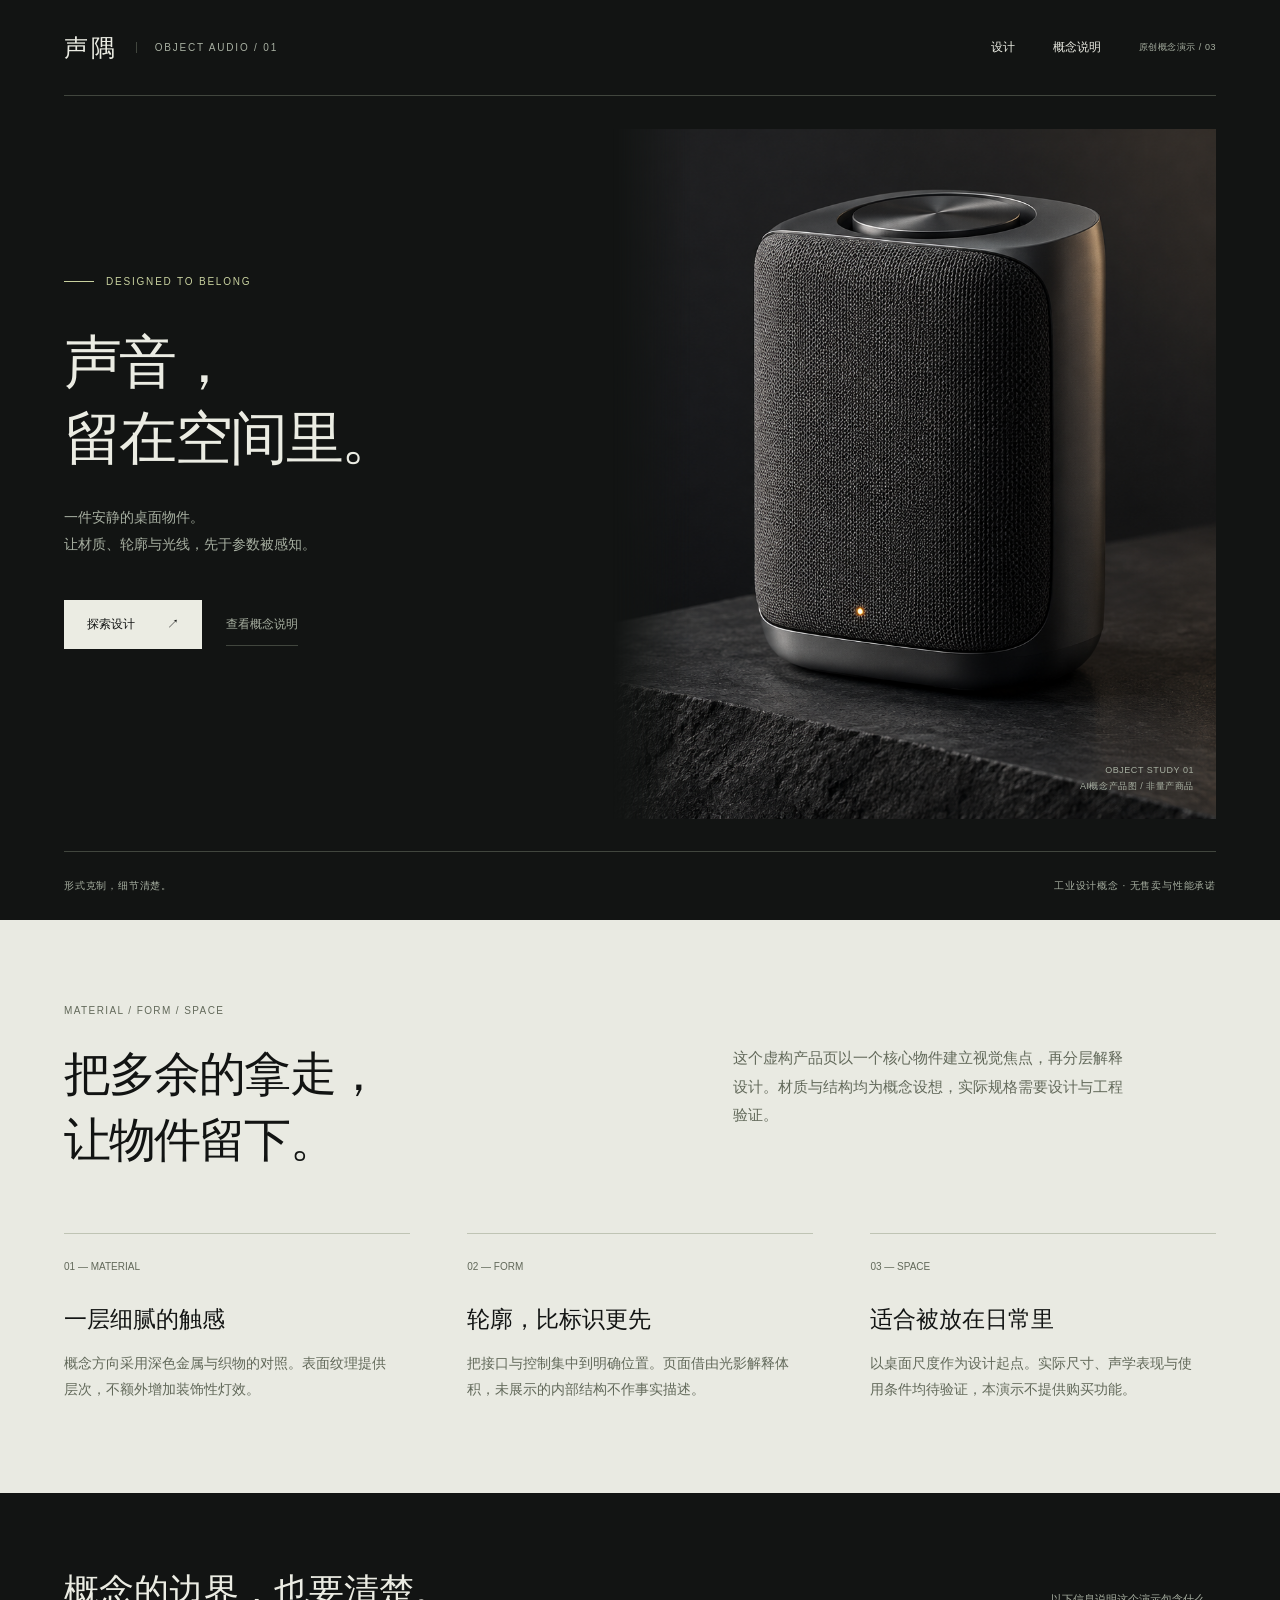
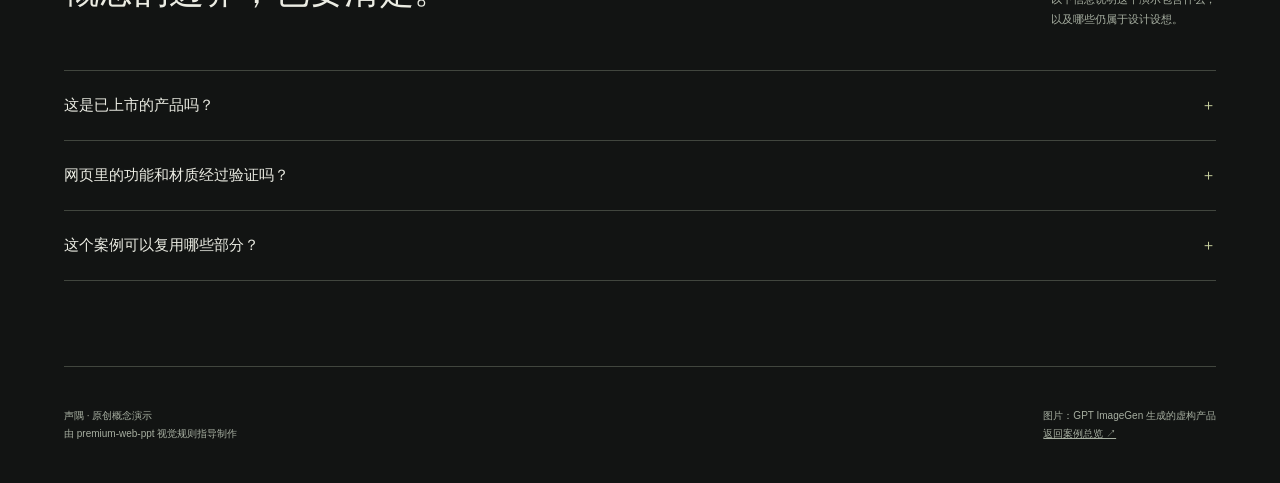
<file: examples/web/speaker/index.html>
<!doctype html>
<html lang="zh-CN"><head><meta charset="utf-8"><meta name="viewport" content="width=device-width,initial-scale=1"><meta name="description" content="桌面音箱原创概念演示：暗色产品舞台、材质特写与分层信息，展示高端产品网页设计。"><title>声隅 · 桌面音箱概念</title><style>
  :root{--ink:#121413;--panel:#1b1e1b;--white:#ebece3;--muted:#a7afa1;--line:#41463e;--accent:#c8d19f}*{box-sizing:border-box}html{scroll-behavior:smooth;scroll-padding-top:30px}body{margin:0;background:var(--ink);color:var(--white);font-family:-apple-system,BlinkMacSystemFont,"PingFang SC","Microsoft YaHei",sans-serif}a{color:inherit;text-decoration:none}a:hover{text-decoration:underline;text-underline-offset:5px}a:focus-visible,button:focus-visible,summary:focus-visible{outline:2px solid var(--accent);outline-offset:6px}header{height:96px;margin:0 5vw;display:flex;align-items:center;justify-content:space-between;border-bottom:1px solid var(--line)}.brand{font-size:24px;font-weight:500;letter-spacing:.12em;display:flex;align-items:center;gap:18px}.brand span{font-size:10px;letter-spacing:.18em;border-left:1px solid var(--line);padding-left:18px;color:var(--muted)}.nav{display:flex;align-items:center;gap:38px;font-size:12px}.nav small{font-size:9px;color:var(--muted);letter-spacing:.06em}.menu-toggle{display:none;background:transparent;color:var(--white);border:1px solid var(--line);padding:10px 12px}.hero{position:relative;min-height:755px;display:grid;grid-template-columns:1.02fr 1.15fr;margin:0 5vw;gap:15px;align-items:center}.hero-copy{z-index:1;padding:44px 0 66px}.eyebrow{font-size:10px;color:var(--accent);letter-spacing:.18em;display:flex;align-items:center;gap:12px}.eyebrow:before{content:"";width:30px;height:1px;background:var(--accent)}h1{font-weight:450;font-size:clamp(45px,4.5vw,76px);line-height:1.32;letter-spacing:-.045em;margin:37px 0 28px;word-break:keep-all}.hero-copy p{font-size:14px;color:var(--muted);line-height:1.9;max-width:340px;margin:0}.actions{display:flex;gap:24px;align-items:center;margin-top:43px}.primary{background:var(--white);color:var(--ink);font-size:12px;padding:16px 23px;display:flex;align-items:center;gap:32px}.secondary{font-size:12px;color:var(--muted);border-bottom:1px solid var(--line);padding:12px 0}.hero-figure{margin:0;height:690px;position:relative;align-self:center}.hero-figure img{height:100%;width:100%;object-fit:cover;object-position:100% 50%;display:block;background:var(--panel);mask-image:linear-gradient(90deg,transparent 0%,#000 13%,#000 100%)}.hero-figure figcaption{position:absolute;bottom:24px;right:22px;font-size:9px;color:var(--muted);letter-spacing:.06em;line-height:1.8;text-align:right}.below-hero{margin:0 5vw;padding:27px 0;border-top:1px solid var(--line);display:flex;justify-content:space-between;gap:25px;font-size:10px;color:var(--muted);letter-spacing:.08em}.product{background:#e9eae2;color:var(--ink);padding:85px 5vw 90px}.section-label{font-size:10px;letter-spacing:.14em;color:#62695a}.product-head{display:grid;grid-template-columns:1.1fr 1fr;gap:12%;margin:25px 0 60px}.product-head h2{font-size:47px;font-weight:450;letter-spacing:-.04em;line-height:1.4;margin:0}.product-head p{font-size:15px;line-height:1.9;color:#62695a;margin:3px 0 0;max-width:400px}.features{display:grid;grid-template-columns:repeat(3,1fr);gap:5%}.features article{padding-top:22px;border-top:1px solid #bfc4b4}.features .num{font-size:10px;color:#62695a}.features h3{font-size:23px;font-weight:500;margin:30px 0 15px}.features p{font-size:14px;line-height:1.9;color:#62695a;max-width:325px;margin:0}.details{padding:75px 5vw 85px}.details-heading{display:flex;justify-content:space-between;align-items:baseline;gap:30px;margin-bottom:30px}.details h2{font-size:35px;font-weight:450;margin:0}.details-heading p{font-size:11px;color:var(--muted);line-height:1.8}details{border-top:1px solid var(--line);padding:25px 0}details:last-child{border-bottom:1px solid var(--line)}summary{display:flex;justify-content:space-between;gap:20px;list-style:none;cursor:pointer;font-size:15px}summary::-webkit-details-marker{display:none}summary:after{content:"＋";color:var(--accent)}details[open] summary:after{content:"−"}details p{font-size:14px;line-height:1.9;max-width:650px;color:var(--muted);margin-bottom:0}.footer{margin:0 5vw;padding:30px 0;border-top:1px solid var(--line);display:flex;justify-content:space-between;gap:30px;font-size:10px;color:var(--muted);line-height:1.8}.footer a{text-decoration:underline}@media(max-width:900px){.brand span{display:none}.nav{gap:22px}.hero{min-height:700px;grid-template-columns:1fr 1fr}.hero-figure{height:600px}h1{font-size:51px}.hero-copy p{font-size:13px}.actions{gap:16px}.primary{gap:18px;padding:15px 18px}.product-head{gap:8%}.product-head h2{font-size:39px}.features h3{font-size:20px}}@media(max-width:600px){header{height:78px;margin:0 23px;position:relative}.brand{font-size:21px}.menu-toggle{display:block;font-size:11px}.nav{display:none;position:absolute;z-index:6;left:0;right:0;top:77px;background:var(--ink);padding:24px 0;border-bottom:1px solid var(--line);flex-direction:column;align-items:flex-start}.nav[data-open="true"]{display:flex}.nav small{display:none}.hero{display:flex;flex-direction:column;gap:0;margin:0 23px;min-height:0;align-items:stretch}.hero-copy{padding:33px 0 0}.eyebrow{font-size:8px;gap:10px}h1{font-size:43px;margin:25px 0 21px;line-height:1.3}.hero-copy p{font-size:13px;max-width:300px;line-height:1.8}.actions{margin-top:26px;gap:23px}.primary{padding:14px 16px;font-size:11px;gap:25px}.secondary{font-size:11px}.hero-figure{height:340px;width:100%;margin-top:15px;align-self:stretch}.hero-figure img{object-position:100% 48%;mask-image:linear-gradient(180deg,transparent 0%,#000 10%,#000 93%,transparent 100%)}.hero-figure figcaption{bottom:15px;right:6px;font-size:8px}.below-hero{margin:0 23px;padding:22px 0;font-size:8px;line-height:1.8;gap:20px}.below-hero span:last-child{text-align:right}.product{padding:44px 23px}.section-label{font-size:8px}.product-head{grid-template-columns:1fr;gap:24px;margin:22px 0 36px}.product-head h2{font-size:33px}.product-head p{font-size:14px}.features{grid-template-columns:1fr;gap:30px}.features article{padding-top:17px}.features h3{font-size:21px;margin:18px 0 12px}.features p{font-size:13px}.details{padding:44px 23px}.details-heading{display:block;margin-bottom:25px}.details h2{font-size:28px}.details-heading p{font-size:10px;margin-top:15px}summary{font-size:13px}details p{font-size:13px}.footer{display:block;margin:0 23px;font-size:9px}.footer p{margin:0 0 13px}}@media(prefers-reduced-motion:reduce){html{scroll-behavior:auto}}
</style></head><body>
  <header><a href="#top" class="brand">声隅<span>OBJECT AUDIO / 01</span></a><button class="menu-toggle" aria-expanded="false" aria-controls="speaker-nav">目录 ＋</button><nav class="nav" id="speaker-nav" aria-label="主导航"><a href="#design">设计</a><a href="#notes">概念说明</a><small>原创概念演示 / 03</small></nav></header>
  <main id="top"><section class="hero" aria-labelledby="speaker-title"><div class="hero-copy"><div class="eyebrow">DESIGNED TO BELONG</div><h1 id="speaker-title">声音，<br>留在空间里。</h1><p>一件安静的桌面物件。<br>让材质、轮廓与光线，先于参数被感知。</p><div class="actions"><a class="primary" href="#design">探索设计 <span aria-hidden="true">↗</span></a><a class="secondary" href="#notes">查看概念说明</a></div></div><figure class="hero-figure"><img src="../../shared/speaker.png" alt="GPT生成的深灰桌面音箱概念产品图，非量产商品"><figcaption>OBJECT STUDY 01<br>AI概念产品图 / 非量产商品</figcaption></figure></section><div class="below-hero"><span>形式克制，细节清楚。</span><span>工业设计概念 · 无售卖与性能承诺</span></div>
  <section class="product" id="design" aria-labelledby="design-title"><div class="section-label">MATERIAL / FORM / SPACE</div><div class="product-head"><h2 id="design-title">把多余的拿走，<br>让物件留下。</h2><p>这个虚构产品页以一个核心物件建立视觉焦点，再分层解释设计。材质与结构均为概念设想，实际规格需要设计与工程验证。</p></div><div class="features"><article><span class="num">01 — MATERIAL</span><h3>一层细腻的触感</h3><p>概念方向采用深色金属与织物的对照。表面纹理提供层次，不额外增加装饰性灯效。</p></article><article><span class="num">02 — FORM</span><h3>轮廓，比标识更先</h3><p>把接口与控制集中到明确位置。页面借由光影解释体积，未展示的内部结构不作事实描述。</p></article><article><span class="num">03 — SPACE</span><h3>适合被放在日常里</h3><p>以桌面尺度作为设计起点。实际尺寸、声学表现与使用条件均待验证，本演示不提供购买功能。</p></article></div></section>
  <section class="details" id="notes" aria-labelledby="notes-title"><div class="details-heading"><h2 id="notes-title">概念的边界，也要清楚。</h2><p>以下信息说明这个演示包含什么，<br>以及哪些仍属于设计设想。</p></div><details><summary>这是已上市的产品吗？</summary><p>不是。声隅是为 premium-web-ppt 创作的虚构产品品牌；图像由GPT ImageGen生成，用于展示产品网页的构图与信息层级，不代表可购买商品。</p></details><details><summary>网页里的功能和材质经过验证吗？</summary><p>没有。材质、轮廓和使用场景是设计方向。若用于真实产品，需要替换为经确认的图片、规格、测试结果与服务条件。</p></details><details><summary>这个案例可以复用哪些部分？</summary><p>可以参考单一主对象、左文右物、深浅区切换、真实页内导航与可展开说明。HTML、CSS和原创概念资产随仓库提供，归属与许可见仓库说明。</p></details></section></main>
  <footer class="footer"><p>声隅 · 原创概念演示<br>由 premium-web-ppt 视觉规则指导制作</p><p>图片：GPT ImageGen 生成的虚构产品<br><a href="../../../">返回案例总览 ↗</a></p></footer><script src="../interactions.js"></script>
</body></html>
</file>
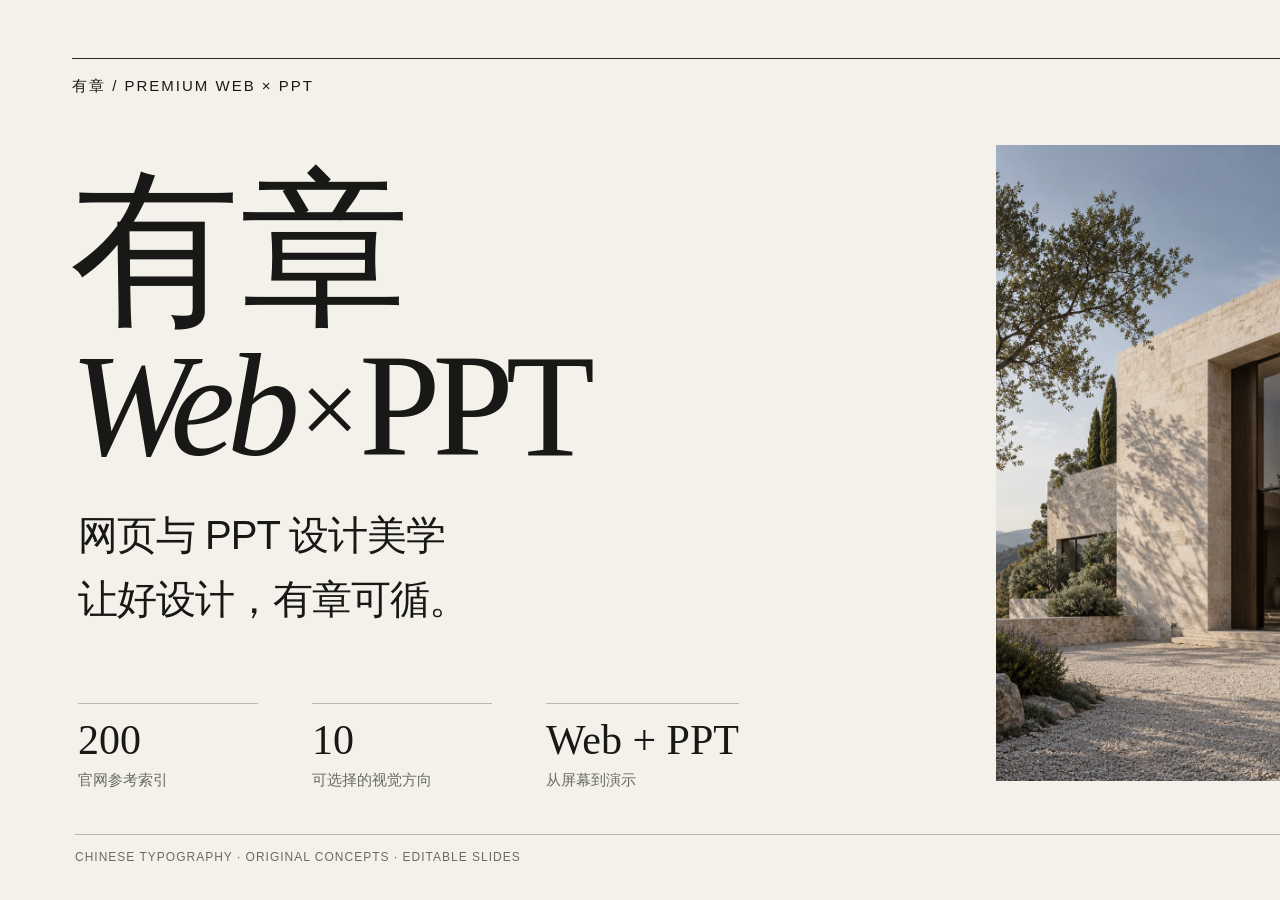
<file: docs/visual-source/cover.html>
<!doctype html>
<html lang="zh-CN"><head><meta charset="utf-8"><title>有章 — 网页与PPT设计美学</title>
<style>
*{box-sizing:border-box}html,body{margin:0;width:1800px;height:900px;overflow:hidden;background:#f4f1ea;color:#181916}body{font-family:"PingFang SC","Noto Sans CJK SC",Arial,sans-serif}.page{padding:58px 72px;height:100%;position:relative}.top{display:flex;justify-content:space-between;border-top:1px solid #24261e;padding-top:18px;font-size:15px;letter-spacing:2px}.edition{color:#566047}.display{position:absolute;left:70px;top:168px;font-family:Georgia,"Times New Roman",serif;letter-spacing:-8px;line-height:.98;font-size:146px;font-weight:400;margin:0}.display i{font-weight:400}.cross{font-size:105px;vertical-align:10px;margin:0 8px}.sub{position:absolute;left:78px;top:503px;font-size:40px;line-height:1.6;font-weight:500;letter-spacing:-1px}.sub span{display:block}.facts{position:absolute;left:78px;bottom:110px;display:flex;gap:54px}.fact{border-top:1px solid #b9b9a9;padding-top:15px;min-width:180px}.num{font-family:Georgia,serif;font-size:42px;line-height:1}.desc{font-size:15px;margin-top:10px;color:#686c60}.gallery{position:absolute;right:74px;top:145px;width:730px;height:636px;display:grid;grid-template-columns:310px 400px;gap:20px}.arch{height:636px;overflow:hidden;position:relative}.arch img{width:100%;height:100%;object-fit:cover;object-position:48% center}.stack{display:grid;grid-template-rows:304px 312px;gap:20px}.product{position:relative;background:#1a1c1c;overflow:hidden}.product img{width:100%;height:100%;object-fit:cover;object-position:right center}.product .label{position:absolute;left:19px;top:19px;color:#f4f1ea;font-size:12px;letter-spacing:1px}.art{background:#e4bb37;position:relative;overflow:hidden;padding:25px}.art h2{font-size:58px;letter-spacing:-4px;line-height:1.02;margin:0;font-weight:600;position:relative;z-index:2}.art .caption{position:absolute;bottom:21px;left:25px;font-size:12px;letter-spacing:1.5px}.orb{width:240px;height:240px;border-radius:50%;position:absolute;right:-110px;bottom:-115px;background:#1a1c17}.orb:before,.orb:after{content:"";position:absolute;border:1px solid #b0a98a;border-radius:50%;width:160px;height:160px;left:40px;top:40px}.orb:after{width:80px;height:80px;left:80px;top:80px}.bottom{position:absolute;left:75px;right:75px;bottom:36px;display:flex;justify-content:space-between;padding-top:15px;border-top:1px solid #b9b9a9;color:#686c60;font-size:12px;letter-spacing:1px}.vertical{position:absolute;left:994px;top:145px;bottom:118px;border-left:1px solid #d2d1c4}
</style></head><body><main class="page">
<header class="top"><span>有章 / PREMIUM WEB × PPT</span><span class="edition">VOL. 01 — OPEN SOURCE EDITION</span></header>
<h1 class="display"><span style="font-family:'Songti SC','Noto Serif CJK SC',serif;font-size:170px;letter-spacing:0">有章</span><br><i>Web</i><span class="cross">×</span>PPT</h1>
<div class="sub"><span>网页与 PPT 设计美学</span><span>让好设计，有章可循。</span></div>
<div class="facts"><div class="fact"><div class="num">200</div><div class="desc">官网参考索引</div></div><div class="fact"><div class="num">10</div><div class="desc">可选择的视觉方向</div></div><div class="fact"><div class="num">Web + PPT</div><div class="desc">从屏幕到演示</div></div></div>
<div class="gallery"><div class="arch"><img src="../../examples/shared/architecture.png" alt="原创建筑概念图"></div><div class="stack"><div class="product"><img src="../../examples/shared/speaker.png" alt="原创音箱概念图"><span class="label">01 / OBJECT & LIGHT</span></div><div class="art"><h2>审美，<br>有章可循。</h2><div class="orb"></div><div class="caption">LAYOUT / TYPE / RHYTHM</div></div></div></div>
<footer class="bottom"><span>CHINESE TYPOGRAPHY · ORIGINAL CONCEPTS · EDITABLE SLIDES</span><span>premium-web-ppt / v1.0.1</span></footer>
</main></body></html>
</file>
<file: site/style.css>
:root{--paper:#f7f5ef;--ink:#22261f;--muted:#646b5c;--olive:#58634a;--line:#d5d8cb;--soft:#eceee5;--white:#fdfcf7;--serif:"Songti SC","STSong","Noto Serif CJK SC",serif;--sans:-apple-system,BlinkMacSystemFont,"PingFang SC","Microsoft YaHei",sans-serif}
*{box-sizing:border-box}html{scroll-behavior:smooth;scroll-padding-top:28px}body{margin:0;background:var(--paper);color:var(--ink);font-family:var(--sans);font-size:17px;line-height:1.7}body.modal-open{overflow:hidden}button,input{font:inherit}button,a{-webkit-tap-highlight-color:transparent}button{color:inherit}a{color:inherit;text-decoration:none}button{cursor:pointer}button:disabled{cursor:default}button:focus-visible,a:focus-visible,summary:focus-visible,pre:focus-visible{outline:2px solid var(--olive);outline-offset:5px}button:disabled{opacity:.35}[hidden]{display:none!important}p,h1,h2,h3,figure,dl,dd{margin:0}img{max-width:100%}.nowrap{white-space:nowrap}button{border-radius:0}::selection{background:#dce2cc;color:var(--ink)}
.page-shell{width:min(1400px,calc(100% - 112px));margin:auto}.skip-link{position:fixed;top:-80px;left:20px;z-index:20;background:var(--ink);color:var(--paper);padding:12px 18px}.skip-link:focus{top:15px}.site-header{height:96px;display:flex;justify-content:space-between;align-items:center;gap:30px;border-bottom:1px solid var(--line)}.brand{display:flex;align-items:center;gap:22px;min-height:52px}.brand-name{font-family:var(--serif);font-size:40px;letter-spacing:.08em;line-height:1.3}.brand-caption{font-size:12px;line-height:1.65;color:var(--muted);padding-left:22px;border-left:1px solid var(--line)}.site-nav{display:flex;align-items:center;gap:34px;font-size:14px}.site-nav a{min-height:44px;display:inline-flex;align-items:center}.site-nav a:hover,.quiet-action:hover,.footer-links a:hover{color:var(--olive);text-decoration:underline;text-underline-offset:6px}.site-nav .github-link{gap:16px;margin-left:18px}.menu-toggle{display:none;background:none;border:1px solid var(--line);min-height:44px;padding:7px 13px;font-size:14px}.eyebrow,.section-label{font-size:12px;letter-spacing:.05em;color:var(--olive)}.hero{padding-top:32px;padding-bottom:78px}.hero-intro{display:grid;grid-template-columns:1fr .75fr;gap:11%;align-items:end;margin-bottom:28px}h1{font-family:var(--serif);font-size:clamp(54px,4.3vw,68px);font-weight:400;line-height:1.3;letter-spacing:-.045em;margin-top:19px}.hero-description{padding-bottom:4px}.hero-description>p:first-child{font-size:18px;line-height:1.85}.hero-description .supporting{font-size:15px;color:var(--muted);margin-top:12px;line-height:1.8}.hero-actions{display:flex;gap:30px;align-items:center;flex-wrap:wrap;margin-top:24px}.text-action{display:inline-flex;align-items:center;gap:25px;min-height:44px;font-size:14px;padding:8px 0;border:0;border-bottom:1px solid var(--ink);background:none;text-align:left}.text-action:hover{color:var(--olive);border-color:var(--olive)}.text-action>span{font-size:18px;line-height:1}.quiet-action{display:inline-flex;align-items:center;gap:12px;min-height:44px;font-size:14px;padding:8px 0;background:none;border:0}.featured-layout{display:grid;grid-template-columns:260px minmax(0,1fr);gap:56px;align-items:start}.featured-aside{padding-top:15px}.featured-options{display:flex;flex-direction:column;align-items:stretch;margin-top:24px}.featured-option{display:flex;align-items:center;gap:17px;min-height:54px;padding:13px 0;background:none;border:0;border-top:1px solid var(--line);font-size:15px;text-align:left}.featured-option:last-child{border-bottom:1px solid var(--line)}.featured-option>span{font-size:11px;color:var(--muted)}.featured-option i{font-style:normal;margin-left:auto;opacity:0}.featured-option[aria-pressed=true]{color:var(--olive)}.featured-option[aria-pressed=true] i{opacity:1}.featured-option[aria-pressed=true]>span{color:var(--olive)}.featured-option:hover{color:var(--olive)}.featured-note{font-size:13px;line-height:1.9;color:var(--muted);margin-top:27px}.hero-facts{display:grid;grid-template-columns:repeat(3,1fr);gap:12px;margin-top:47px}.hero-facts dt{font-size:10px;color:var(--muted);margin-bottom:7px;white-space:nowrap}.hero-facts dd{font-family:Georgia,var(--serif);font-size:30px;line-height:1.1}.featured-screen{display:flex;align-items:center;justify-content:center;aspect-ratio:1.6;max-height:56vh;background:var(--paper);overflow:hidden}.featured-screen img{width:100%;height:100%;object-fit:contain;display:block}.featured-caption{display:flex;align-items:center;justify-content:space-between;gap:24px;margin-top:19px}.featured-caption>div{display:flex;align-items:center;gap:25px}.featured-caption span{font-size:12px;color:var(--muted)}.featured-caption strong{font-size:16px;font-weight:500}.featured-caption>a{display:inline-flex;gap:25px;align-items:center;font-size:14px;min-height:44px}.featured-caption>a>span{font-size:18px;color:var(--ink)}.featured-caption>a:hover{text-decoration:underline;text-underline-offset:5px}.figure-note{font-size:11px;line-height:1.7;color:var(--muted);margin-top:4px}.section-block{position:relative;border-top:1px solid var(--line);padding:84px 0}.anchor-alias{position:absolute;top:0;left:0;width:1px;height:1px;pointer-events:none}.section-heading{display:flex;justify-content:space-between;align-items:flex-end;gap:40px;margin-bottom:42px}.section-heading h2,.install-intro h2{font-family:var(--serif);font-size:clamp(38px,3.1vw,49px);font-weight:400;line-height:1.4;letter-spacing:-.025em;margin-top:17px}.section-description{font-size:16px;line-height:1.9;color:var(--muted);padding-bottom:3px}.works-toolbar{display:flex;align-items:center;justify-content:space-between;gap:24px;margin-bottom:46px;border-bottom:1px solid var(--line)}.filter-group{display:flex;gap:27px}.filter-group button{border:0;background:none;display:flex;gap:11px;align-items:center;min-height:52px;padding:9px 0;font-size:14px;position:relative}.filter-group button:after{content:"";height:2px;background:transparent;position:absolute;bottom:-1px;left:0;right:0}.filter-group button[aria-pressed=true]{color:var(--olive)}.filter-group button[aria-pressed=true]:after{background:var(--olive)}.filter-group span{font:11px Georgia,serif;color:var(--muted)}#filter-status{font-size:12px;color:var(--muted)}.works-grid{display:grid;grid-template-columns:repeat(12,minmax(0,1fr));gap:76px 44px;align-items:start}.work{min-width:0;grid-column:span 6;scroll-margin-top:28px}.work-wide{grid-column:span 7}.work-narrow{grid-column:span 5}.work-offset{padding-top:125px}.work-full{grid-column:1 / -1;display:grid;grid-template-columns:1.3fr 1fr;gap:65px;align-items:center}.work-image{display:block;width:100%;overflow:hidden;background:var(--soft);position:relative}.work-image img{display:block;width:100%;height:auto;transition:opacity .2s}.work-image:hover img{opacity:.9}.preview-button{padding:0;border:0;text-align:left}.preview-hint{position:absolute;right:16px;bottom:15px;display:flex;gap:22px;align-items:center;background:var(--paper);color:var(--ink);font-size:11px;padding:7px 12px}.preview-hint>span{font-size:16px}.work-meta{display:flex;justify-content:space-between;gap:12px;font-size:11px;color:var(--olive);margin-top:20px;line-height:1.7}.work h3{font-size:26px;line-height:1.45;font-weight:450;letter-spacing:-.02em;margin-top:13px;margin-bottom:12px}.work-information>p{font-size:16px;line-height:1.85;color:var(--muted);max-width:650px}.work .text-action{margin-top:17px}.work-actions{display:flex;align-items:center;gap:26px;flex-wrap:wrap}.work-actions .quiet-action{margin-top:17px}.provenance-note{font-size:12px;line-height:1.9;color:var(--muted);max-width:950px;margin-top:50px}.styles-layout{display:grid;grid-template-columns:260px minmax(0,1fr);gap:10%}.styles-aside{padding-top:20px}.styles-aside p{font-family:var(--serif);font-size:24px;line-height:1.65}.styles-aside .text-action{font-size:13px;margin-top:25px}.style-item{border-top:1px solid var(--line)}.style-item:last-child{border-bottom:1px solid var(--line)}.style-item summary{list-style:none;display:grid;grid-template-columns:32px 1fr auto 20px;gap:17px;align-items:center;padding:23px 0;cursor:pointer;min-height:78px}.style-item summary::-webkit-details-marker{display:none}.style-number{font:12px Georgia,serif;color:var(--olive)}.style-name{font-size:23px;line-height:1.35;font-weight:400}.style-for{font-size:13px;color:var(--muted)}.style-mark{font-size:22px;text-align:right;font-weight:300;line-height:1}.style-item[open] .style-mark{transform:rotate(45deg)}.style-content{padding:0 34px 29px 49px;display:grid;grid-template-columns:1fr .7fr;gap:40px}.style-content h4{font-size:12px;color:var(--olive);font-weight:400;margin:0 0 7px}.style-content p{font-size:16px;line-height:1.9;color:var(--muted);margin-bottom:18px}.style-content a{font-size:13px;min-height:44px;display:inline-flex;align-items:center;gap:12px;text-decoration:underline;text-underline-offset:5px}.style-related p{font-size:13px;line-height:1.9}.method-steps{list-style:none;display:grid;grid-template-columns:repeat(4,minmax(0,1fr));gap:38px;padding:0;margin:0}.method-steps li{border-top:1px solid var(--line);padding-top:22px}.method-steps li>span{font:35px/1.3 Georgia,var(--serif);color:var(--olive)}.method-steps h3{font-size:23px;font-weight:450;margin:27px 0 13px}.method-steps p{font-size:16px;color:var(--muted);line-height:1.9}.design-note{margin-top:48px;padding:23px 0;border-top:1px solid var(--line);display:grid;grid-template-columns:180px 1fr auto;gap:35px;align-items:start}.design-note>span{font-size:12px;color:var(--olive)}.design-note p{font-size:13px;line-height:1.9;color:var(--muted)}.design-note>a{font-size:12px;min-height:44px;display:inline-flex;align-items:center;text-decoration:underline;text-underline-offset:5px;margin-top:-10px;white-space:nowrap}.install-section{display:grid;grid-template-columns:.8fr 1.2fr;gap:11%}.install-intro>p:not(.section-label){font-size:16px;line-height:1.9;color:var(--muted);margin-top:24px;max-width:350px}.install-intro .install-meta{font-size:13px!important;line-height:1.9!important;margin-top:30px!important}.install-meta code{font:13px/1.8 ui-monospace,SFMono-Regular,Consolas,monospace}.install-intro>.text-action{margin-top:24px;font-size:13px}.instruction-header{display:flex;justify-content:space-between;gap:22px;align-items:center;margin-bottom:16px}.instruction-header h3{font-size:14px;font-weight:450;line-height:1.5}.copy-button{min-height:44px;border:1px solid var(--line);background:transparent;padding:8px 16px;font-size:12px}.copy-button:hover{border-color:var(--olive);color:var(--olive)}.code-block,.prompt-block{background:#edeFE7;border:0;padding:24px;white-space:pre-wrap;overflow-wrap:anywhere;font:13px/1.9 ui-monospace,SFMono-Regular,Consolas,monospace;margin:0;color:var(--ink)}.prompt-block{font-family:var(--sans);font-size:16px;line-height:1.9;min-height:195px}.copy-status{min-height:26px;margin-top:8px;font-size:12px;color:var(--olive);line-height:1.8}.copy-status[data-state=error]{color:#8a3c31}.call-header{margin-top:30px}.prompt-options{display:flex;gap:25px;margin-top:2px;margin-bottom:14px}.prompt-options button{background:none;border:0;border-bottom:1px solid transparent;padding:8px 0;min-height:44px;font-size:14px;color:var(--muted)}.prompt-options button[aria-pressed=true]{color:var(--ink);border-color:var(--ink)}.install-footnote{font-size:12px;line-height:1.9;color:var(--muted);margin-top:18px}.site-footer{border-top:1px solid var(--line);padding:38px 0 43px;display:flex;justify-content:space-between;gap:40px}.footer-name{font-family:var(--serif);font-size:29px;line-height:1.3}.site-footer>div:first-child p{font-size:12px;color:var(--muted);margin-top:12px}.footer-information{max-width:580px}.footer-information p{font-size:12px;line-height:1.9;color:var(--muted)}.footer-links{display:flex;flex-wrap:wrap;gap:12px 30px;margin-top:18px;font-size:12px}.footer-links a{min-height:44px;display:inline-flex;align-items:center}.slide-dialog{border:0;background:var(--paper);color:var(--ink);padding:25px 30px 22px;width:min(1160px,calc(100% - 48px));max-width:none;max-height:calc(100dvh - 48px);overflow:auto;margin:auto}.slide-dialog::backdrop{background:#1b211ae8}.dialog-header{display:flex;justify-content:space-between;align-items:flex-start;gap:25px;margin-bottom:22px}.dialog-header h2{font-size:24px;font-weight:450;line-height:1.5;margin-top:8px}.dialog-header .section-label{font-size:11px}.dialog-close{background:none;border:1px solid var(--line);min-height:44px;min-width:74px;padding:8px 12px;font-size:13px;display:flex;gap:17px;align-items:center}.dialog-close>span{font-size:22px;line-height:1}.slide-stage{background:var(--soft);display:flex;align-items:center;justify-content:center}.slide-stage img{width:100%;height:auto;max-height:calc(100dvh - 260px);object-fit:contain;display:block}.dialog-controls{display:flex;align-items:center;justify-content:space-between;gap:25px;margin-top:19px}.page-controls{display:flex;align-items:center;gap:17px}.page-controls button{width:44px;height:44px;min-width:44px;border:1px solid var(--line);background:none;font-size:20px}.page-controls button:not(:disabled):hover{border-color:var(--olive);color:var(--olive)}.page-controls p{font-size:13px;min-width:81px;text-align:center}.dialog-controls>.text-action{font-size:13px;gap:18px}.slide-error{font-size:13px;color:#8a3c31;margin-top:12px}
@media(min-width:1600px){.featured-layout{grid-template-columns:235px minmax(0,1fr);gap:70px}.featured-note{font-size:14px}.hero{padding-top:60px}.hero-intro{margin-bottom:55px}}
@media(max-width:1100px){.page-shell{width:calc(100% - 76px)}.site-nav{gap:23px}.site-nav .github-link{margin-left:5px}.hero-intro{gap:7%;grid-template-columns:1.1fr .9fr}.hero-description>p:first-child{font-size:17px}.hero-actions{gap:20px}.featured-layout{grid-template-columns:185px minmax(0,1fr);gap:32px}.featured-aside{padding-top:6px}.featured-option{font-size:14px;gap:12px}.featured-note{font-size:12px}.hero-facts{gap:8px;margin-top:28px}.hero-facts dd{font-size:26px}.hero-facts dt{font-size:9px}.featured-caption>div{gap:15px}.works-grid{gap:60px 30px}.work-offset{padding-top:80px}.work-meta{flex-wrap:wrap;gap:5px}.work h3{font-size:24px}.work-full{gap:35px}.styles-layout{grid-template-columns:210px minmax(0,1fr);gap:7%}.style-item summary{grid-template-columns:26px 1fr auto 18px;gap:12px}.style-name{font-size:21px}.style-for{font-size:11px}.style-content{grid-template-columns:1fr;padding-left:38px;gap:0}.style-related{display:flex;flex-wrap:wrap;gap:0 25px}.style-related h4{width:100%}.style-related p{margin-bottom:4px}.method-steps{gap:25px}.design-note{grid-template-columns:135px 1fr;gap:25px}.design-note>a{grid-column:2;justify-self:start;margin-top:-12px}.install-section{gap:7%;grid-template-columns:.8fr 1.2fr}.code-block{font-size:12px}}
@media(max-width:800px){.page-shell{width:calc(100% - 48px)}.site-header{height:88px;position:relative}.brand-name{font-size:34px}.brand-caption{font-size:11px;padding-left:17px}.brand{gap:17px}.menu-toggle{display:flex;gap:18px;align-items:center}.menu-toggle span{font-size:19px;line-height:1}.site-nav{display:none;position:absolute;top:87px;left:0;right:0;z-index:10;background:var(--paper);padding:20px 0 22px;border-bottom:1px solid var(--line);box-shadow:0 13px 16px #22261f08;align-items:stretch;gap:0}.site-nav[data-open=true]{display:flex;flex-direction:column}.site-nav a{padding:8px 12px;font-size:15px}.site-nav .github-link{margin:6px 0 0;padding-top:13px;border-top:1px solid var(--line)}.hero{padding:38px 0 52px}.hero-intro{gap:6%;margin-bottom:36px}.hero-intro h1{font-size:51px}.hero-description>p:first-child{font-size:16px}.desktop-break{display:none}.hero-description .supporting{font-size:13px}.hero-actions{display:block;margin-top:13px}.hero-actions .quiet-action{margin-left:22px}.text-action,.quiet-action{font-size:13px;gap:15px}.featured-layout{grid-template-columns:145px minmax(0,1fr);gap:26px}.featured-option{font-size:12px;gap:10px;min-height:49px;padding:10px 0}.featured-option>span{font-size:9px}.featured-note{font-size:11px;margin-top:18px}.featured-options{margin-top:17px}.hero-facts{grid-template-columns:repeat(3,1fr);gap:16px 8px;margin-top:24px}.hero-facts div:last-child{grid-column:auto;display:block}.hero-facts dt{margin-bottom:3px;font-size:9px}.hero-facts dd{font-size:25px}.hero-facts div:last-child dd{font-size:25px}.featured-caption{margin-top:10px;gap:12px}.featured-caption>div{display:block}.featured-caption strong{display:block;font-size:14px;line-height:1.5;margin-top:4px}.featured-caption span{font-size:10px}.featured-caption>a{font-size:12px;gap:10px}.figure-note{font-size:10px;line-height:1.8;margin-top:8px}.section-block{padding:56px 0}.section-heading{gap:25px;margin-bottom:32px}.section-heading h2,.install-intro h2{font-size:36px}.section-description{font-size:16px}.works-grid{gap:48px 26px}.work-wide{grid-column:span 7}.work-narrow{grid-column:span 5}.work-offset{padding-top:60px}.work h3{font-size:22px}.work-information>p{font-size:16px}.work-meta{font-size:10px}.work-actions{gap:17px}.work .text-action,.work-actions .quiet-action{font-size:12px;gap:12px}.preview-hint{font-size:10px;right:10px;bottom:10px;padding:5px 9px;gap:12px}.work-full{grid-template-columns:1.2fr 1fr;gap:28px}.styles-layout{grid-template-columns:1fr;gap:28px}.styles-aside{display:flex;justify-content:space-between;gap:25px;align-items:flex-end;padding-top:0}.styles-aside p{font-size:21px}.styles-aside .text-action{font-size:12px;margin-top:0;white-space:nowrap}.style-item summary{grid-template-columns:30px 1fr auto 20px;padding:23px 0}.style-for{font-size:13px}.style-content{grid-template-columns:1fr .7fr;gap:25px;padding-left:42px}.style-related{display:block}.style-content p{font-size:16px}.style-related p{font-size:12px}.style-content a{font-size:12px}.method-steps{grid-template-columns:1fr 1fr;gap:32px}.method-steps h3{font-size:21px;margin-top:20px}.method-steps p{font-size:16px}.design-note{grid-template-columns:120px 1fr;gap:20px}.install-section{grid-template-columns:1fr;gap:38px}.install-intro>p:not(.section-label){max-width:500px;font-size:16px;margin-top:18px}.install-intro h2 br{display:none}.install-intro .install-meta{margin-top:17px!important}.install-meta br{display:none}.install-meta code{margin-right:15px}.install-intro>.text-action{margin-top:11px}.site-footer{gap:35px}.footer-information{max-width:440px}}
@media(max-width:580px){body{font-size:16px}.page-shell{width:calc(100% - 42px)}.site-header{height:83px}.brand-name{font-size:32px}.brand-caption{font-size:10px;padding-left:15px}.brand{gap:15px}.site-nav{top:82px}.menu-toggle{font-size:12px;gap:15px;padding:7px 10px}.hero{padding:30px 0 46px}.hero-intro{grid-template-columns:1fr;gap:22px;margin-bottom:29px}.eyebrow,.section-label{font-size:11px}.hero-intro h1{font-size:47px;line-height:1.28;letter-spacing:-.04em;margin-top:17px}.hero-description{padding-bottom:0}.hero-description>p:first-child{font-size:17px;line-height:1.8;max-width:310px}.hero-description .supporting{font-size:13px;margin-top:13px;line-height:1.8}.hero-actions{display:flex;gap:26px;margin-top:18px}.hero-actions .quiet-action{margin-left:0}.hero-actions .text-action,.hero-actions .quiet-action{font-size:13px}.featured-layout{display:flex;flex-direction:column;gap:20px}.featured-aside{display:contents}.featured-aside>.section-label{display:none}.featured-options{display:grid;grid-template-columns:repeat(3,minmax(0,1fr));gap:13px;margin:0;order:0;width:100%}.featured-option{display:flex;gap:7px;min-height:47px;font-size:12px;white-space:nowrap;border-top:0;border-bottom:1px solid var(--line);padding:9px 0}.featured-option i{display:none}.featured-option:last-child{border-bottom:1px solid var(--line)}.featured-option[aria-pressed=true]{border-bottom-color:var(--olive)}.featured-note{display:none}.featured-figure{order:1;width:100%}.featured-screen{max-height:none}.featured-caption{margin-top:10px}.featured-caption>div{display:flex;gap:13px;align-items:baseline}.featured-caption strong{font-size:14px;margin-top:0}.featured-caption span{font-size:10px}.featured-caption>a{font-size:11px;gap:8px;min-height:44px}.figure-note{font-size:9px;line-height:1.85;margin-top:2px}.hero-facts{order:2;display:grid;grid-template-columns:repeat(3,1fr);gap:19px;margin-top:5px;width:100%;padding-top:19px;border-top:1px solid var(--line)}.hero-facts div:last-child{display:block;grid-column:auto}.hero-facts dt{font-size:10px;margin-bottom:7px}.hero-facts dd,.hero-facts div:last-child dd{font-size:29px}.section-block{padding:43px 0}.section-heading{display:block;margin-bottom:27px}.section-heading h2,.install-intro h2{font-size:33px;line-height:1.45;margin-top:14px}.section-description{font-size:16px;line-height:1.85;margin-top:20px}.works-toolbar{gap:12px;margin-bottom:29px}.filter-group{gap:22px}.filter-group button{font-size:13px;gap:8px;min-height:49px}.filter-group span{font-size:10px}#filter-status{font-size:10px;max-width:100px;text-align:right;line-height:1.6}.works-grid{grid-template-columns:1fr;gap:39px}.work,.work-wide,.work-narrow,.work-full{grid-column:auto;display:block;padding-top:0}.work-full .work-meta{margin-top:18px}.work-meta{font-size:10px;justify-content:space-between;flex-wrap:nowrap;margin-top:17px;gap:15px}.work-meta>span:last-child{text-align:right}.work h3{font-size:24px;margin-top:11px;margin-bottom:10px}.work-information>p{font-size:16px;line-height:1.85}.work .text-action,.work-actions .quiet-action{font-size:13px;min-height:44px;margin-top:13px;gap:18px}.work-actions{gap:26px}.preview-hint{font-size:10px;right:10px;bottom:10px;padding:7px 10px}.provenance-note{font-size:11px;line-height:1.9;margin-top:30px}.styles-layout{gap:27px}.styles-aside{display:block}.styles-aside p{font-size:22px;line-height:1.65}.styles-aside .text-action{margin-top:13px;font-size:13px}.style-item summary{grid-template-columns:25px 1fr 18px;gap:12px;padding:21px 0;min-height:76px}.style-name{font-size:23px}.style-for{display:none}.style-content{display:block;padding:0 10px 24px 37px}.style-content h4{font-size:11px;margin-bottom:7px}.style-content p{font-size:16px;line-height:1.9;margin-bottom:17px}.style-related{margin-top:22px}.style-related p{font-size:13px;line-height:1.9;margin-bottom:5px}.style-content a{font-size:13px;min-height:44px}.method-steps{gap:29px 23px}.method-steps li{padding-top:18px}.method-steps li>span{font-size:29px}.method-steps h3{font-size:21px;margin:19px 0 12px}.method-steps p{font-size:16px;line-height:1.9}.design-note{display:block;padding-top:23px;margin-top:30px}.design-note p{font-size:13px;margin-top:12px}.design-note>a{font-size:12px;margin-top:9px}.install-section{gap:29px}.install-intro h2 br{display:initial}.install-intro>p:not(.section-label){font-size:16px;line-height:1.9}.install-intro .install-meta{font-size:12px!important}.install-meta br{display:initial}.install-meta code{margin:0}.install-intro>.text-action{font-size:13px}.instruction-header{gap:15px;margin-bottom:14px}.instruction-header h3{font-size:13px;max-width:170px}.copy-button{font-size:12px;padding:7px 12px;min-height:44px;white-space:nowrap}.code-block{font-size:12px;padding:19px;line-height:1.95}.prompt-block{font-size:16px;padding:19px;line-height:1.9;min-height:270px}.copy-status{font-size:11px;min-height:24px}.call-header{margin-top:25px}.prompt-options{gap:25px}.prompt-options button{font-size:14px}.install-footnote{font-size:11px;line-height:1.9}.site-footer{display:block;padding:29px 0}.footer-name{font-size:28px}.footer-information{margin-top:23px}.footer-information p{font-size:11px}.footer-links{gap:25px;font-size:12px;margin-top:13px}.slide-dialog{width:calc(100% - 24px);max-height:calc(100dvh - 24px);padding:19px 15px 18px}.dialog-header{margin-bottom:18px;gap:15px}.dialog-header .section-label{font-size:9px}.dialog-header h2{font-size:20px;margin-top:8px;max-width:200px}.dialog-close{font-size:11px;gap:10px;min-width:62px;padding:8px 9px}.dialog-close>span{font-size:20px}.slide-stage img{max-height:calc(100dvh - 255px)}.dialog-controls{flex-direction:column;align-items:stretch;gap:12px;margin-top:17px}.page-controls{justify-content:center;gap:21px}.page-controls p{font-size:13px}.dialog-controls>.text-action{justify-content:center;font-size:13px;border-top:1px solid var(--line);border-bottom:0;padding-top:13px}.slide-error{font-size:12px;line-height:1.8}}
@media(max-width:360px){.page-shell{width:calc(100% - 36px)}.brand-caption{font-size:9px}.brand-name{font-size:30px}.brand{gap:12px}.hero-intro h1{font-size:43px}.hero-actions{gap:20px}.featured-options{gap:10px}.featured-option{font-size:11px;gap:6px}.featured-option>span{font-size:8px}.featured-caption>div{gap:9px}.featured-caption strong{font-size:12px}.featured-caption>a{font-size:10px}.hero-facts{gap:14px}.filter-group{gap:17px}.filter-group button{font-size:12px}#filter-status{font-size:9px}.work-meta{font-size:9px}.work h3{font-size:23px}.work-actions{gap:22px}.method-steps{gap:27px 19px}.method-steps p{font-size:16px}.dialog-header h2{font-size:18px;max-width:165px}}
@media(prefers-reduced-motion:reduce){html{scroll-behavior:auto}*,*:before,*:after{transition:none!important;animation:none!important}}
</file>
